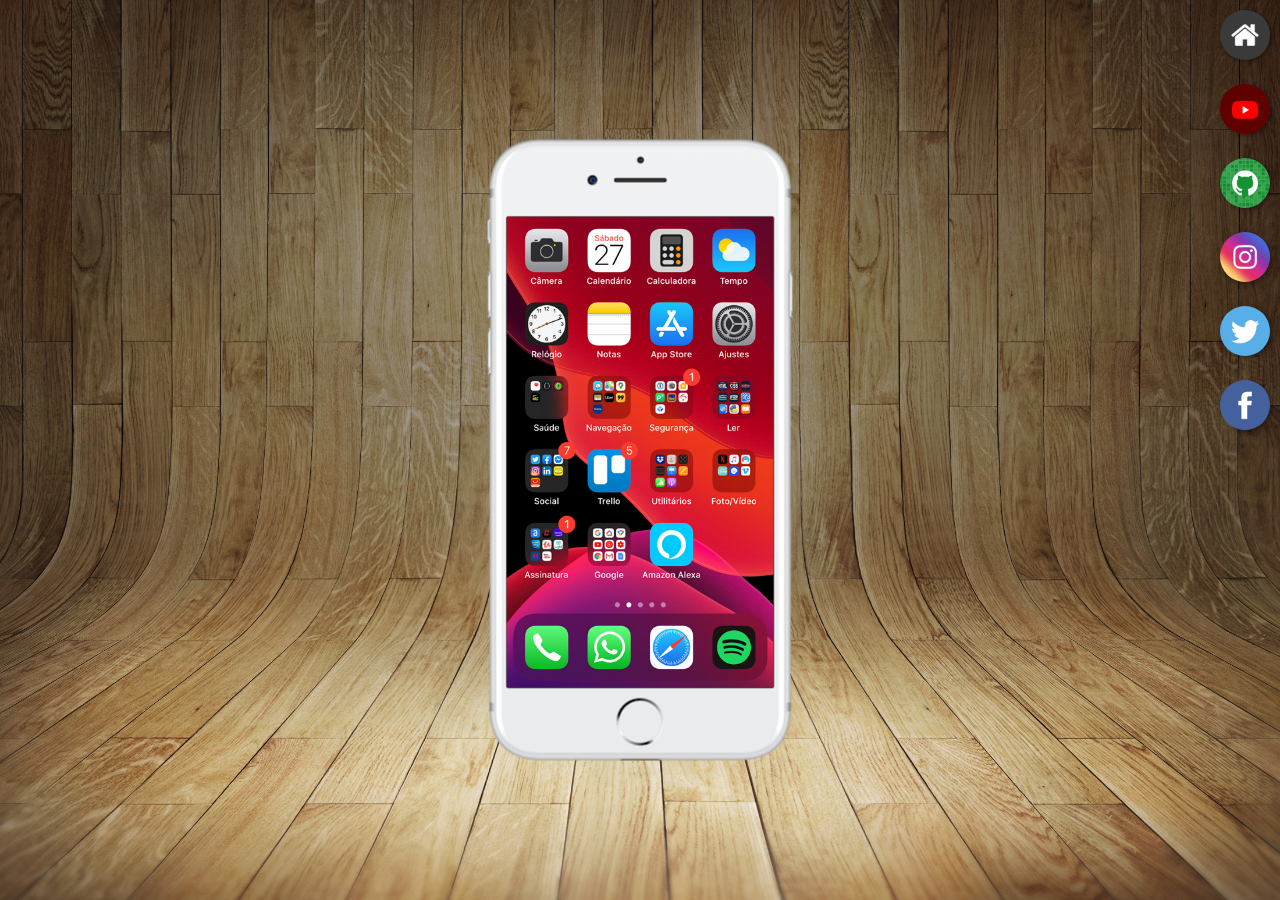
<file: index.html>
<!DOCTYPE html>
<html lang="pt-br">
<head>
    <meta charset="UTF-8">
    <meta name="viewport" content="width=device-width, initial-scale=1.0">
    <title>Redes Sociais</title>
    
    <link rel="stylesheet" href="estilos/style.css">
    
</head>
<body>
    <main>


    <section id="telefone">
        <iframe src="home.html" frameborder="0" name="tela" id="tela" ></iframe>
    </section>

    <section id="redes-sociais">
        <a href="home.html" target="tela"><img src="imagens/logo-home.jpg" alt="Home"></a><br>
        <a href="youtube.html" target="tela"><img src="imagens/logo-youtube.jpg" alt="YouTube"></a><br>
        <a href="github.html" target="tela"><img src="imagens/logo-github.jpg" alt="GitHub"></a><br>
        <a href="instagram.html" target="tela"><img src="imagens/logo-instagram.jpg" alt="Instagram"></a><br>
        <a href="twitter.html" target="tela"><img src="imagens/logo-twitter.jpg" alt="Twitter"></a><br>
        <a href="facebook.html" target="tela"><img src="imagens/logo-facebook.jpg" alt="Facebook"></a>
    </section>
    
    </main>
</body>
</html>
</file>
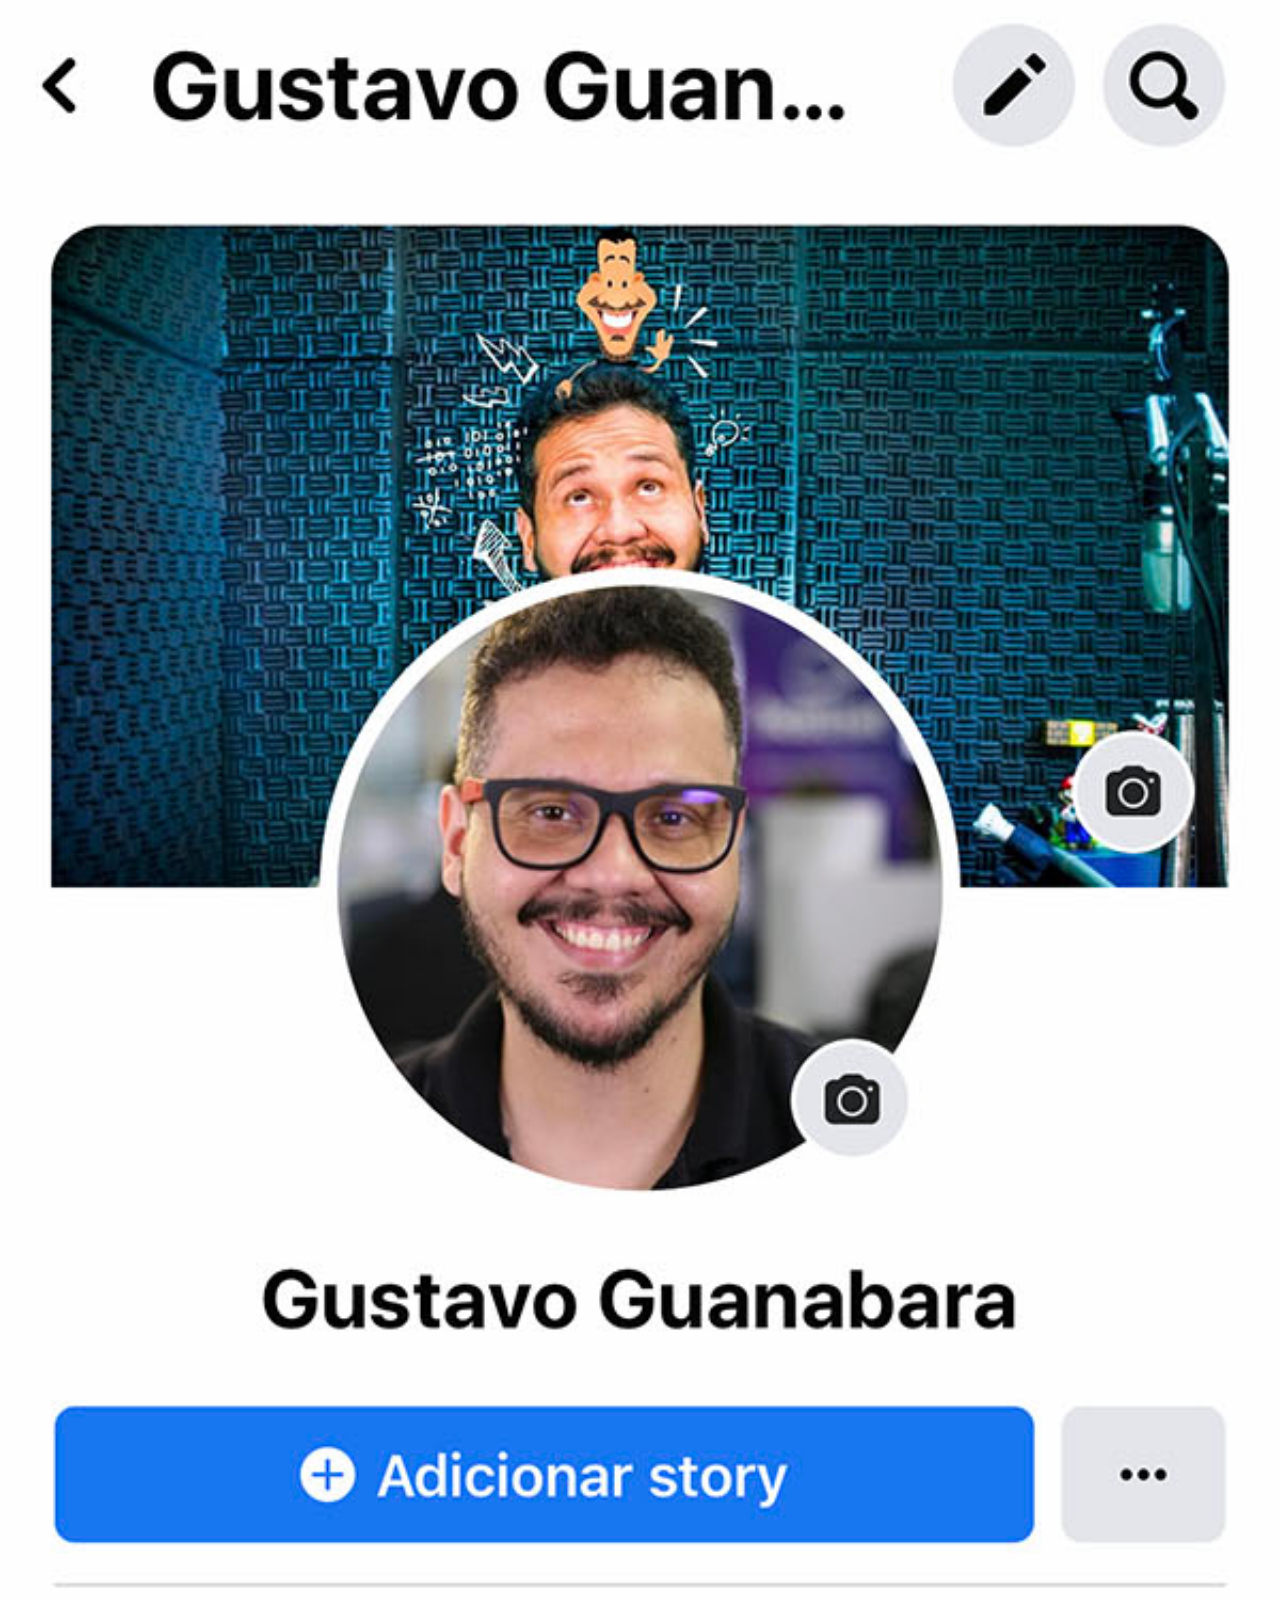
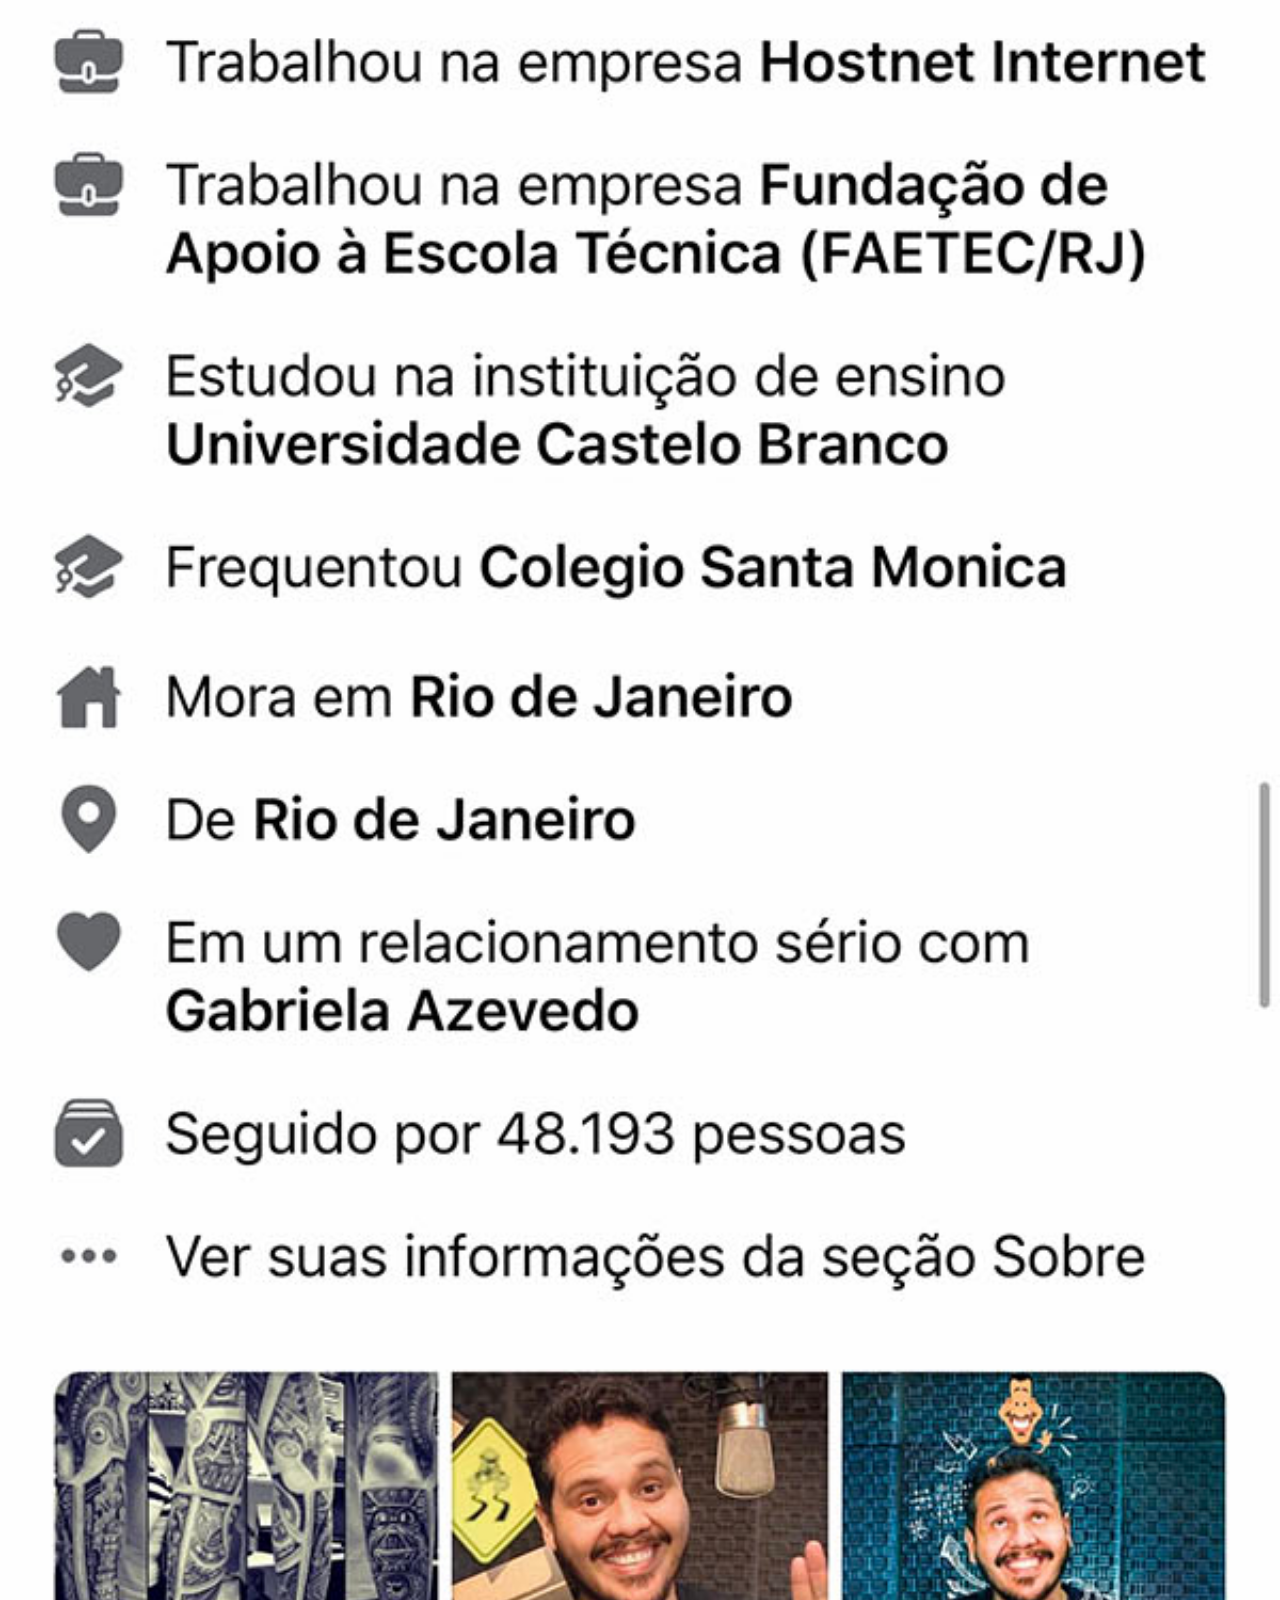
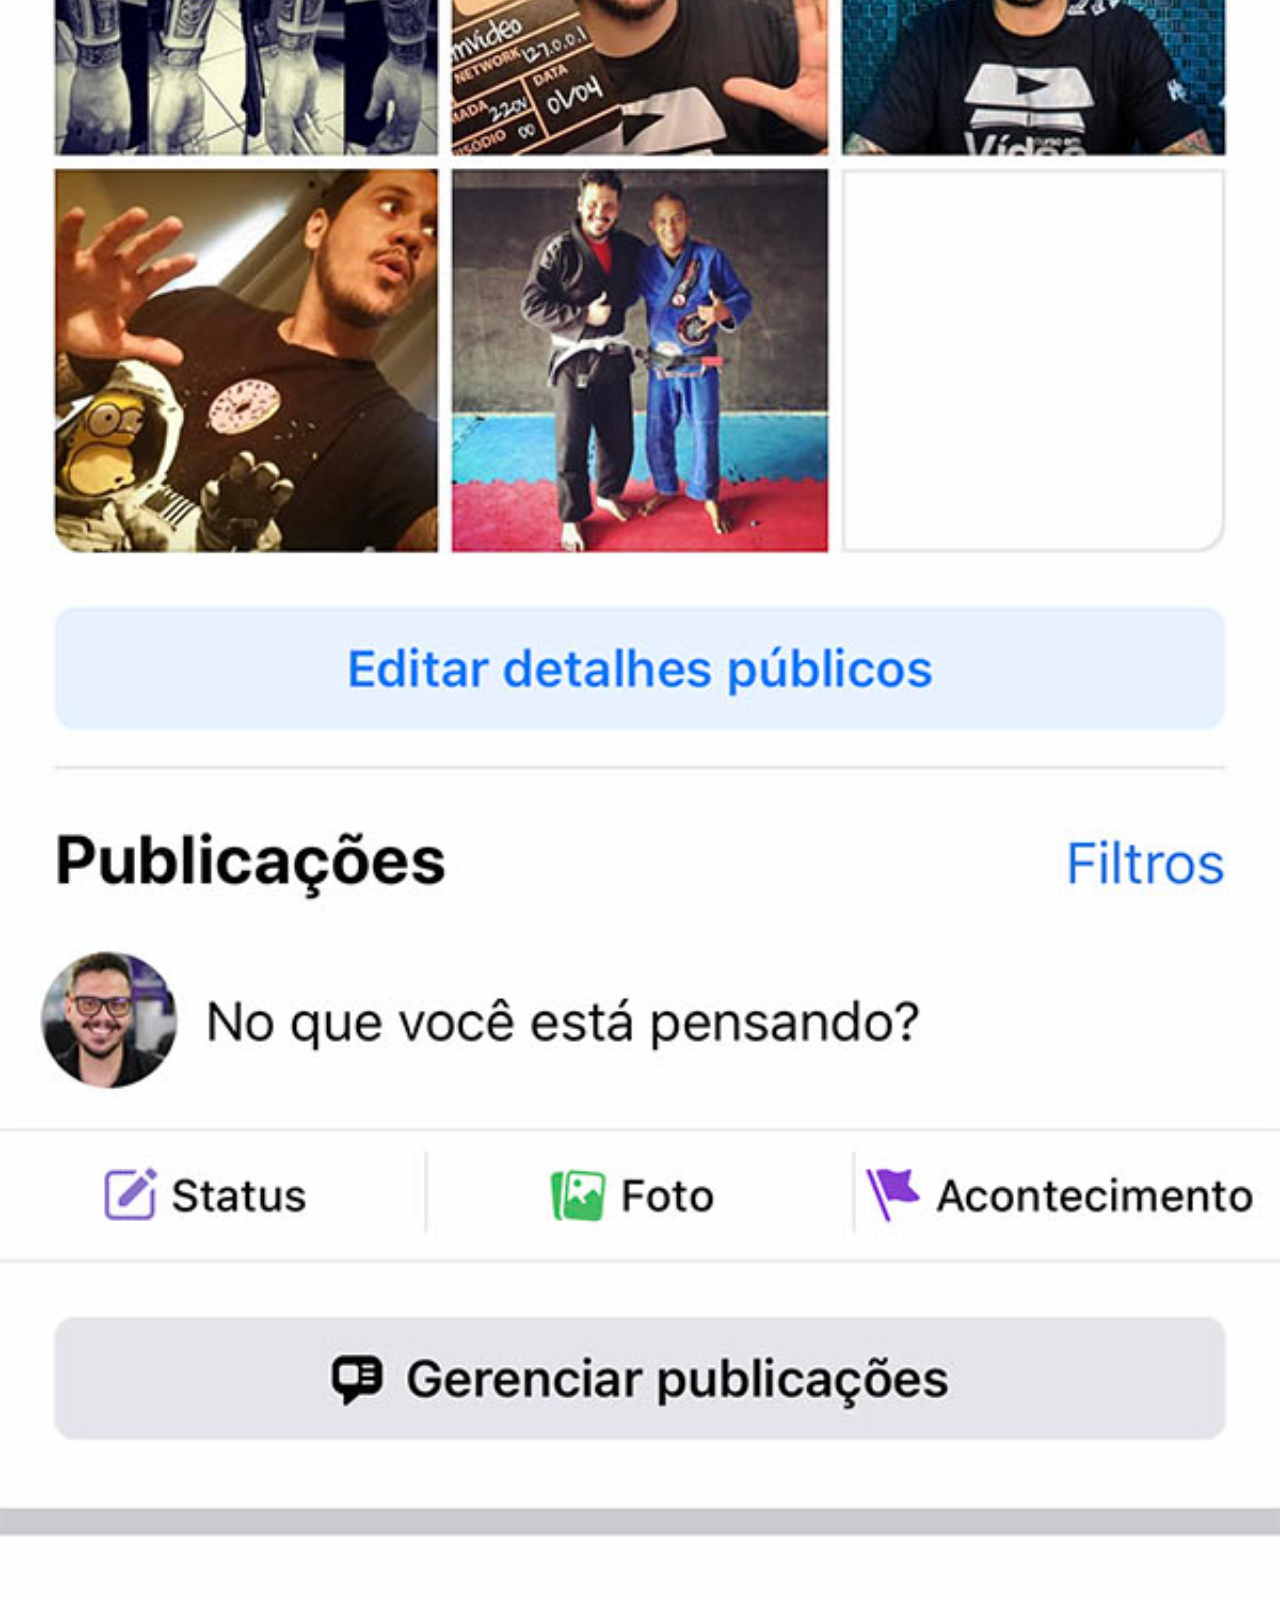
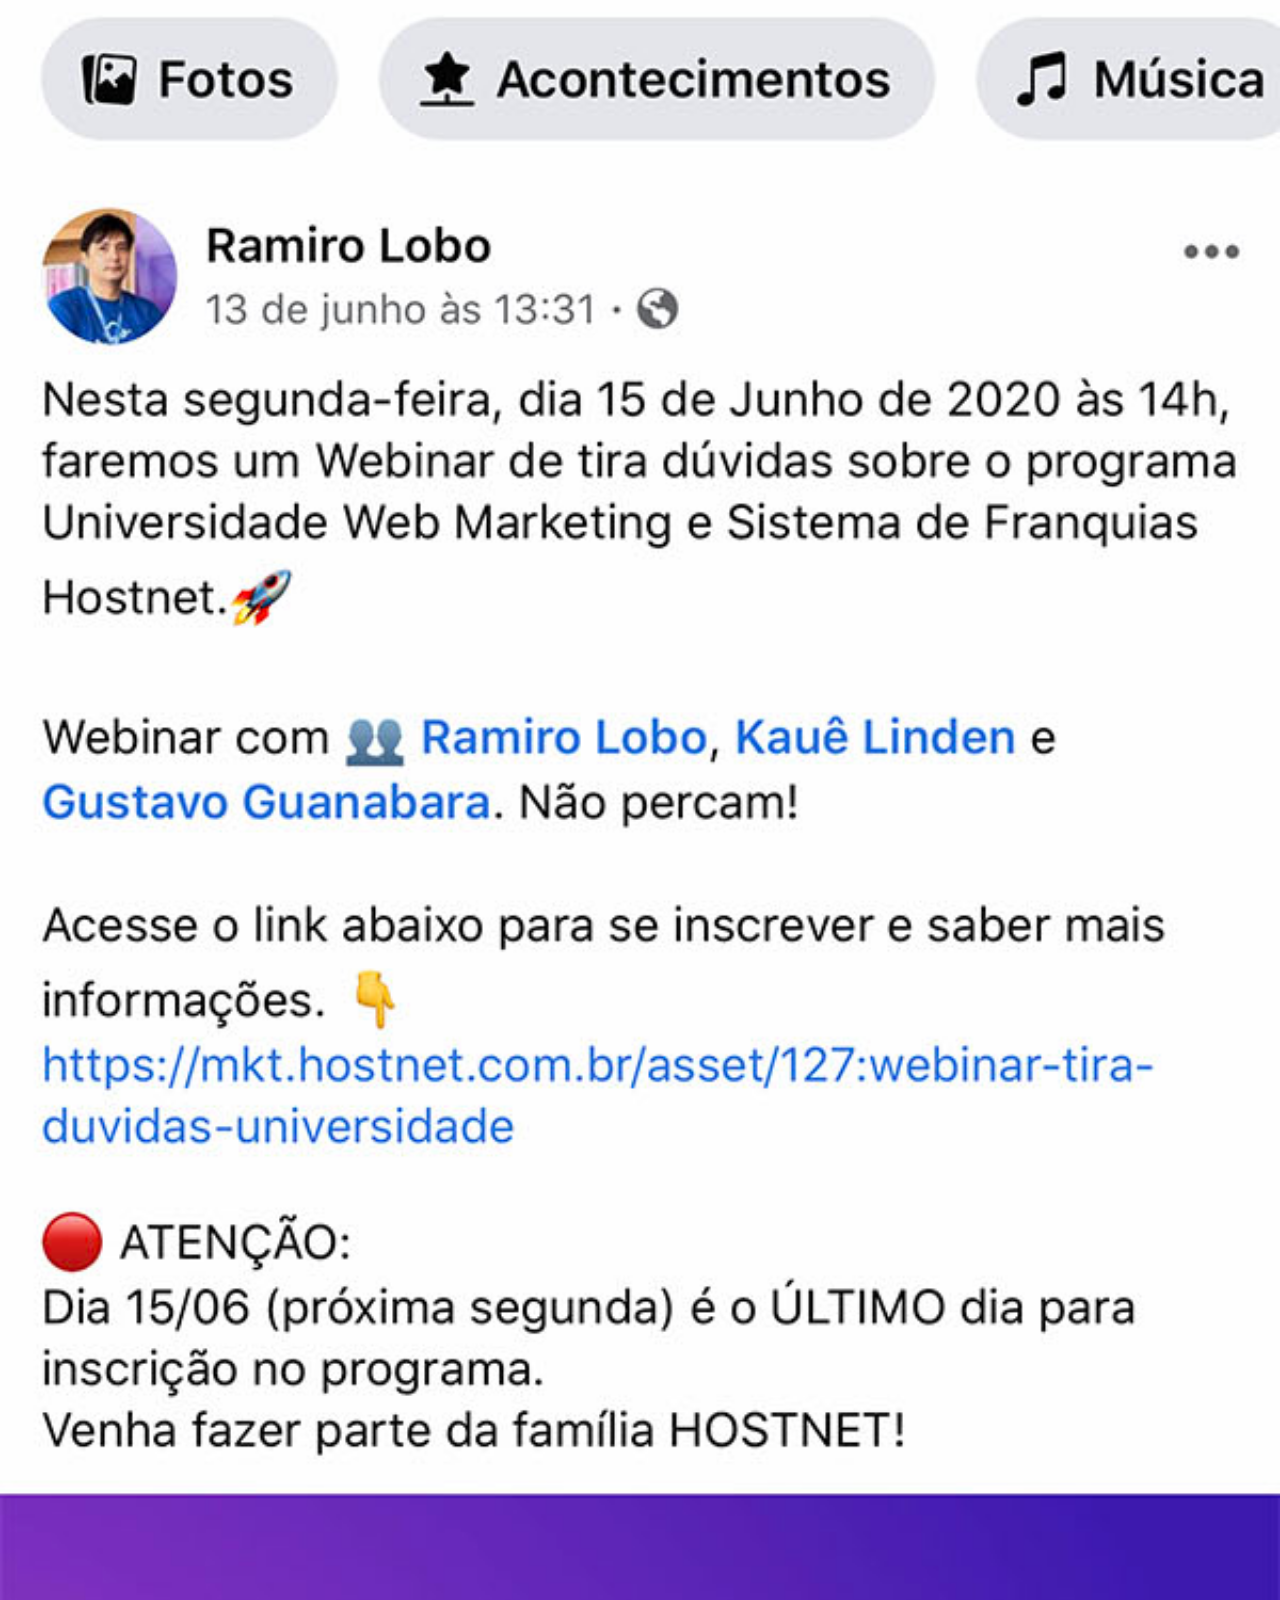
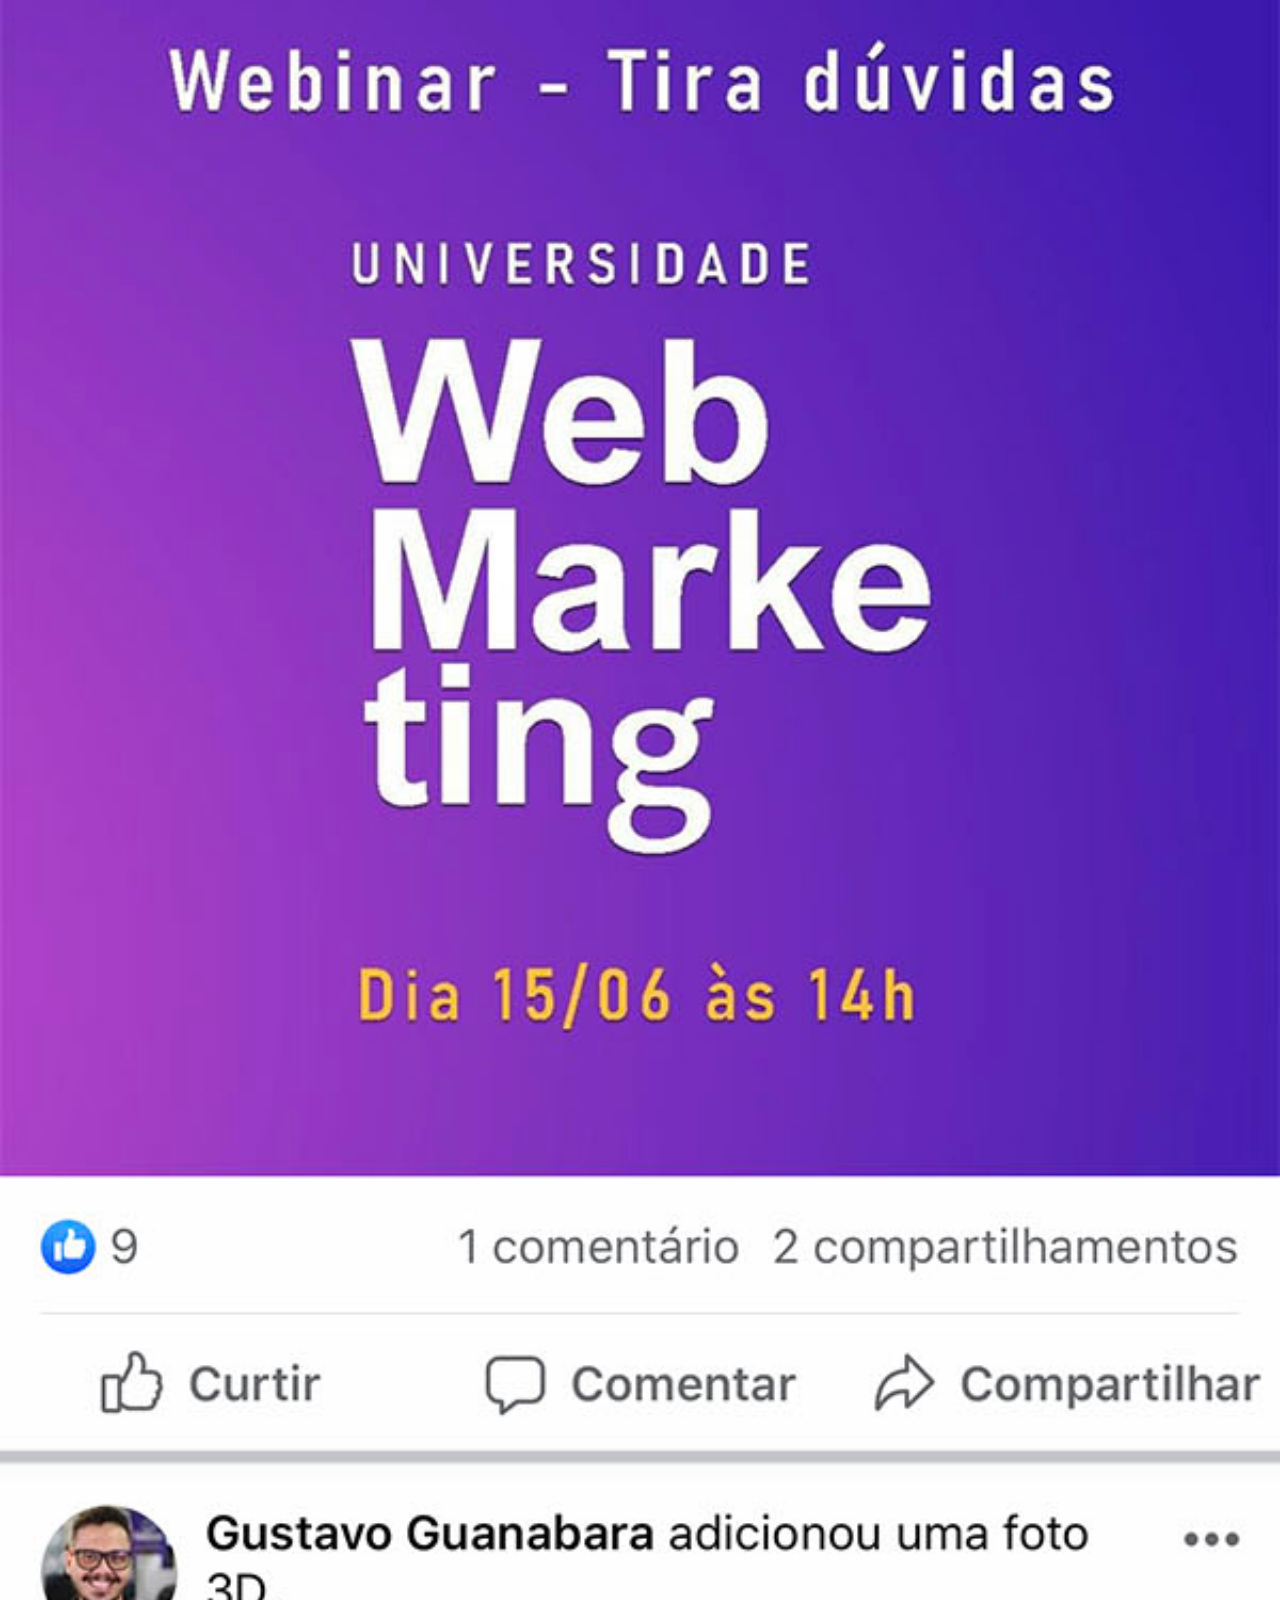
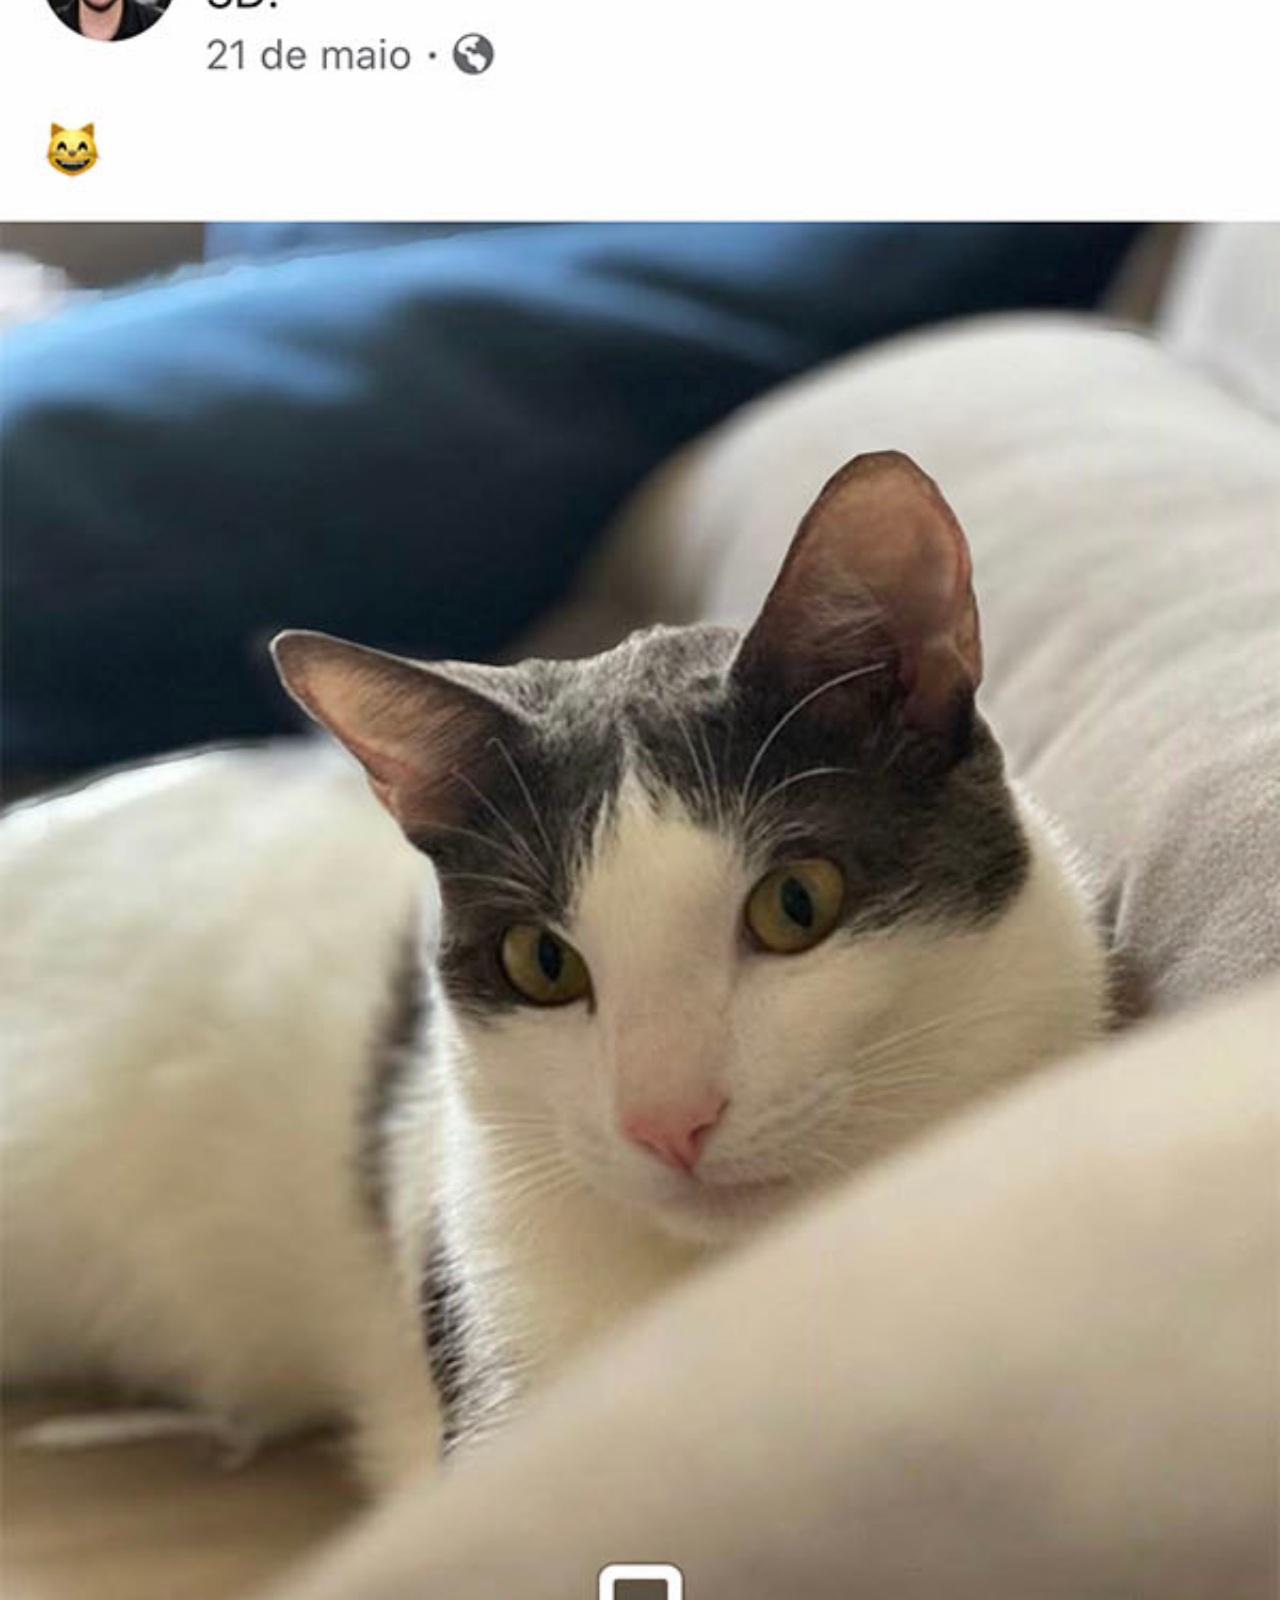
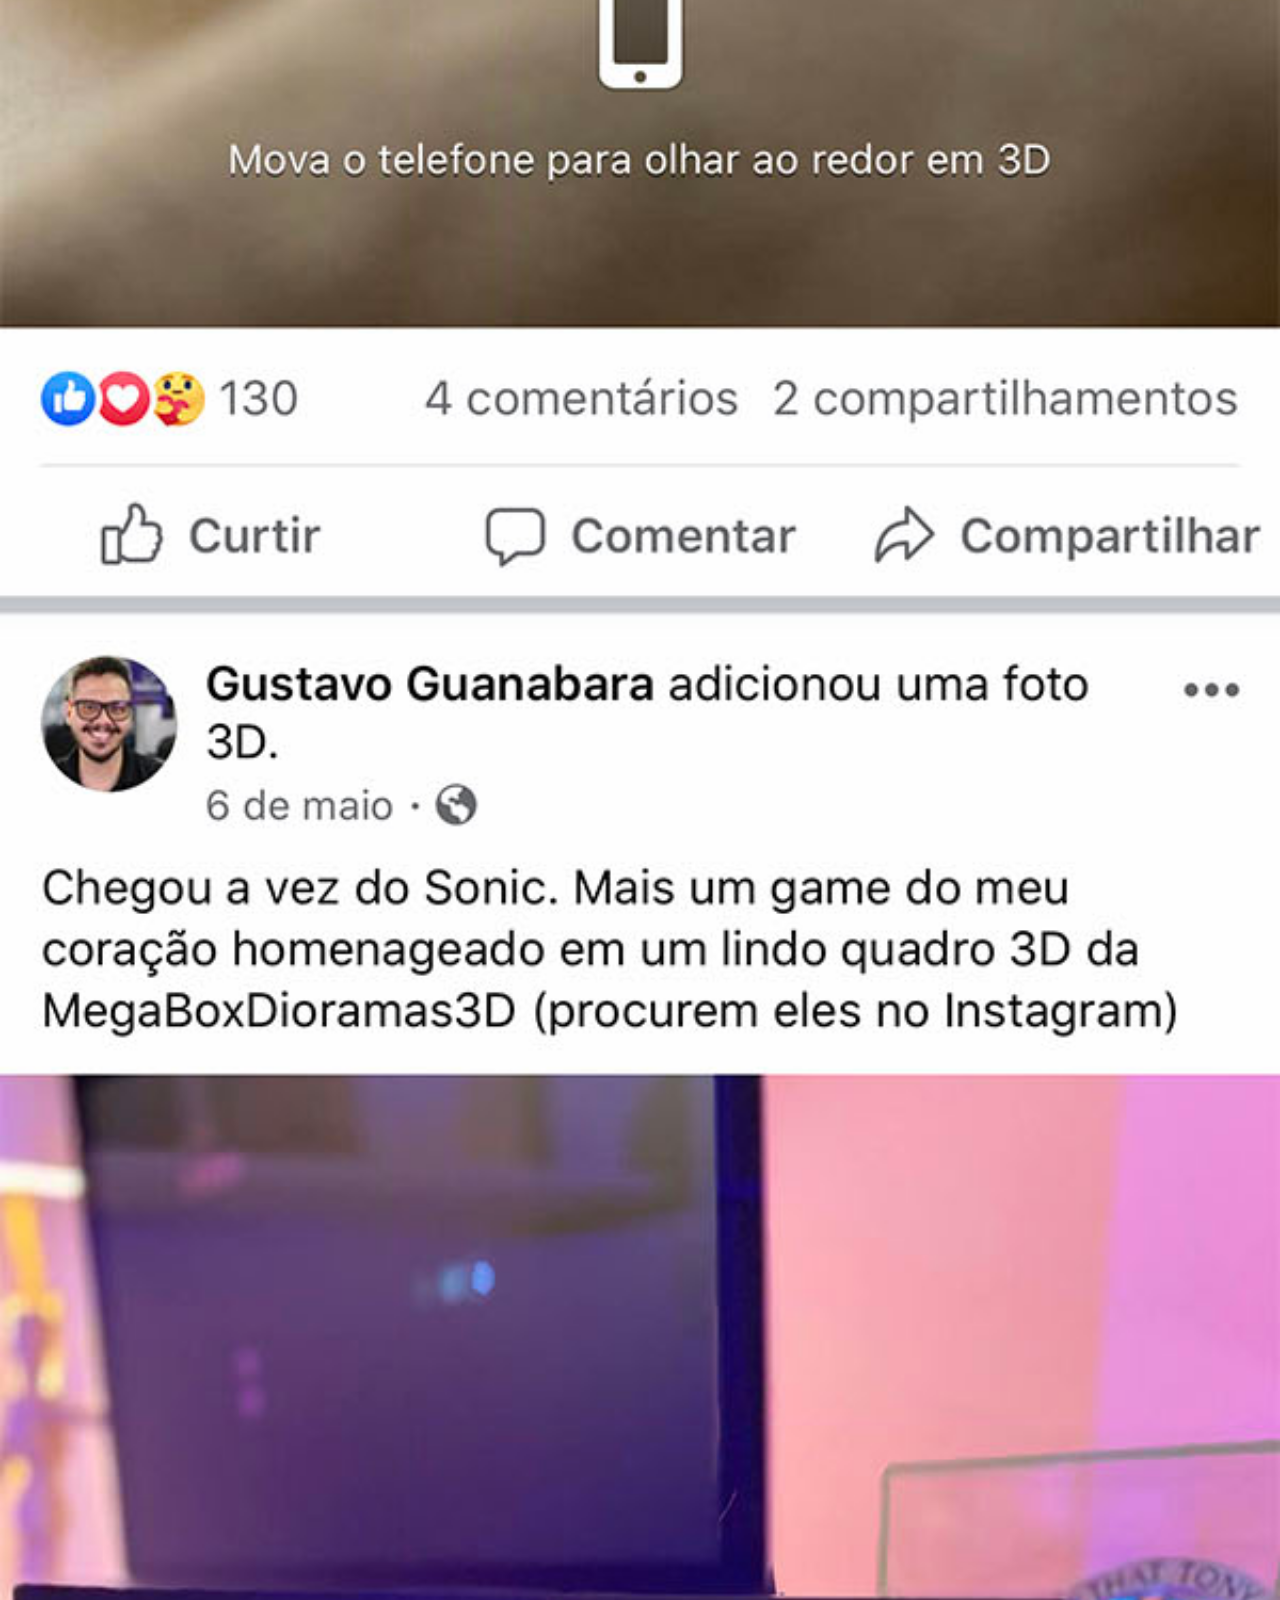
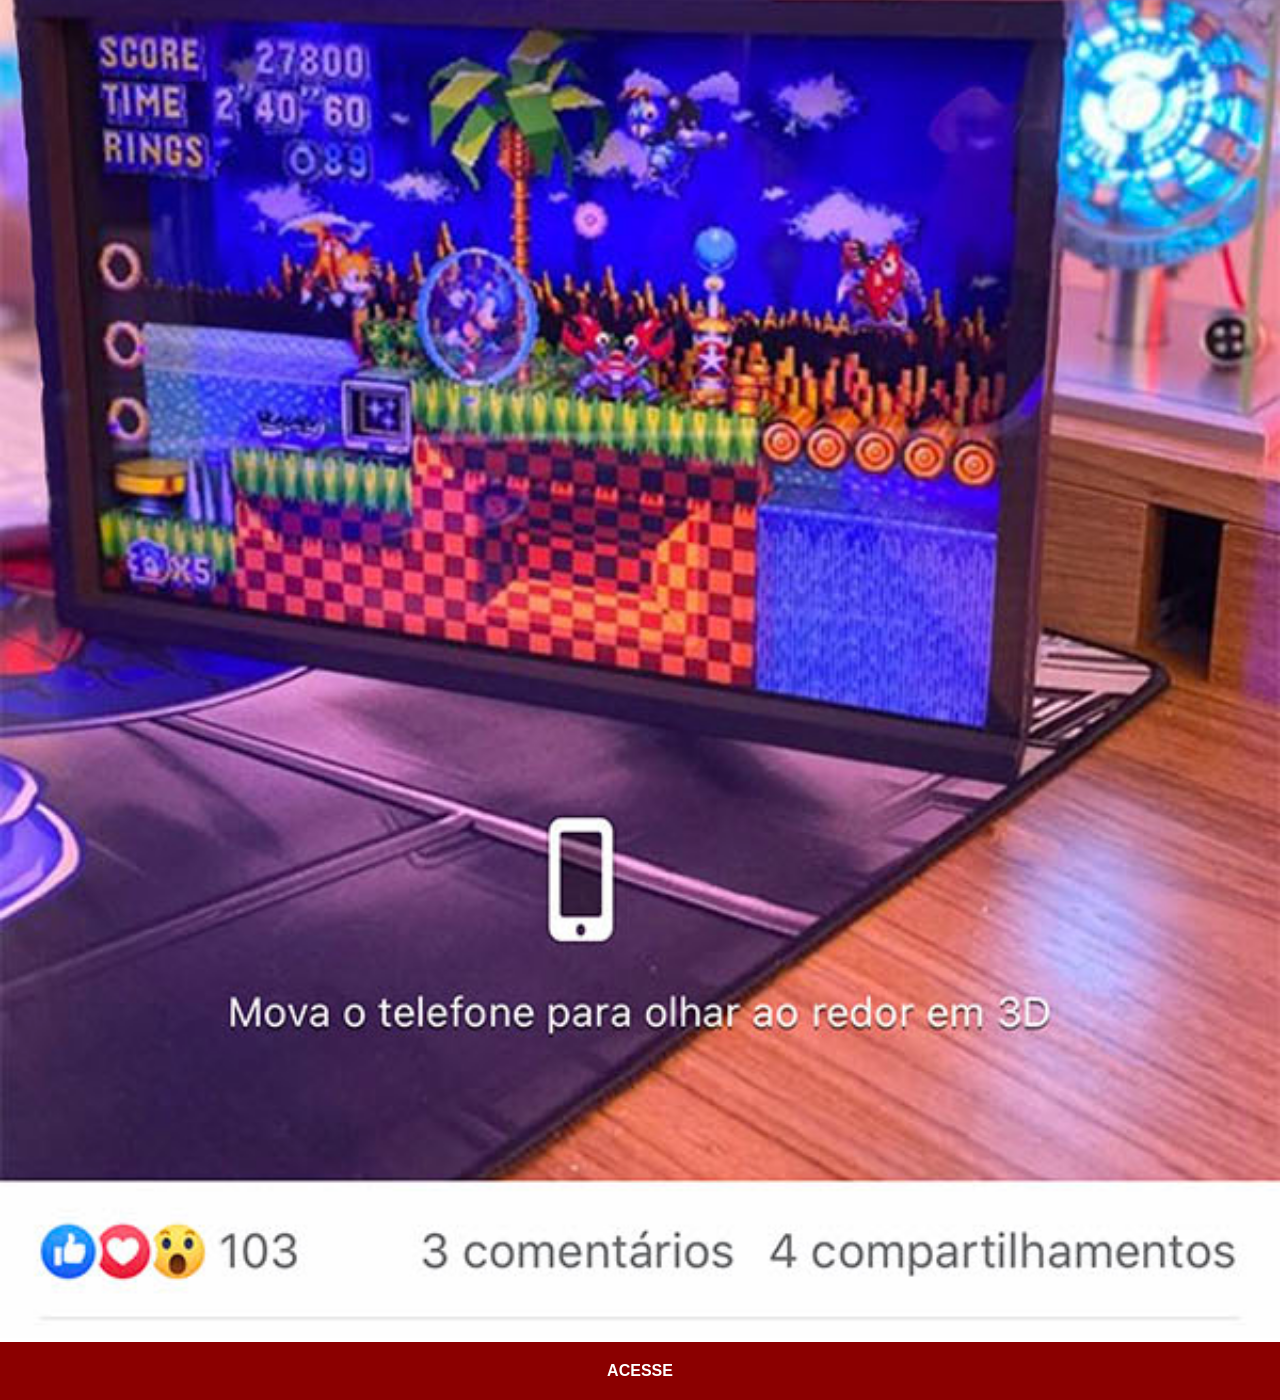
<file: facebook.html>
<!DOCTYPE html>
<html lang="pt-br">
<head>
    <meta charset="UTF-8">
    <meta name="viewport" content="width=device-width, initial-scale=1.0">
    <title>Facebook</title>
    <link rel="stylesheet" href="estilos/config-social.css">
</head>
<body>
    <img src="imagens/tela-facebook.jpg" alt="Facebook">
    <a href="https://www.facebook.com/gustavoguanabara/" target="_blank">ACESSE</a>
</body>
</html>
</file>
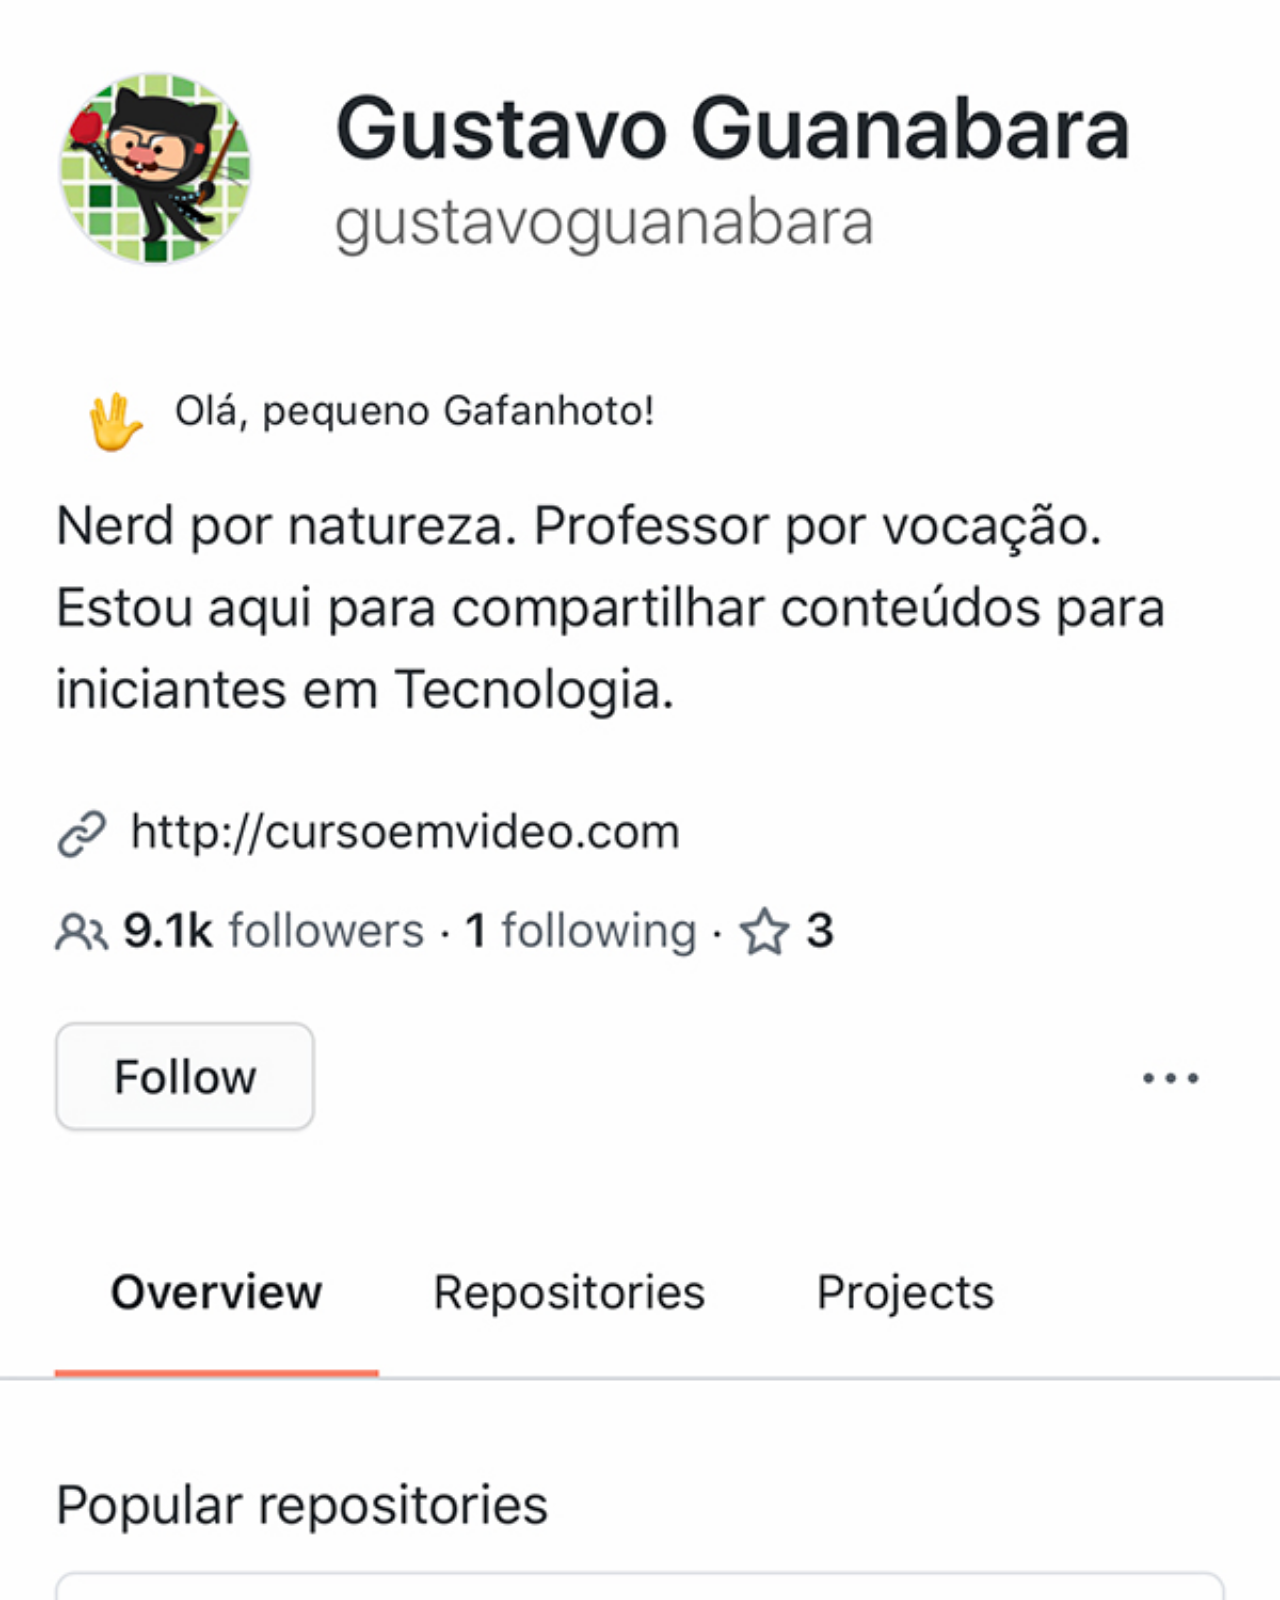
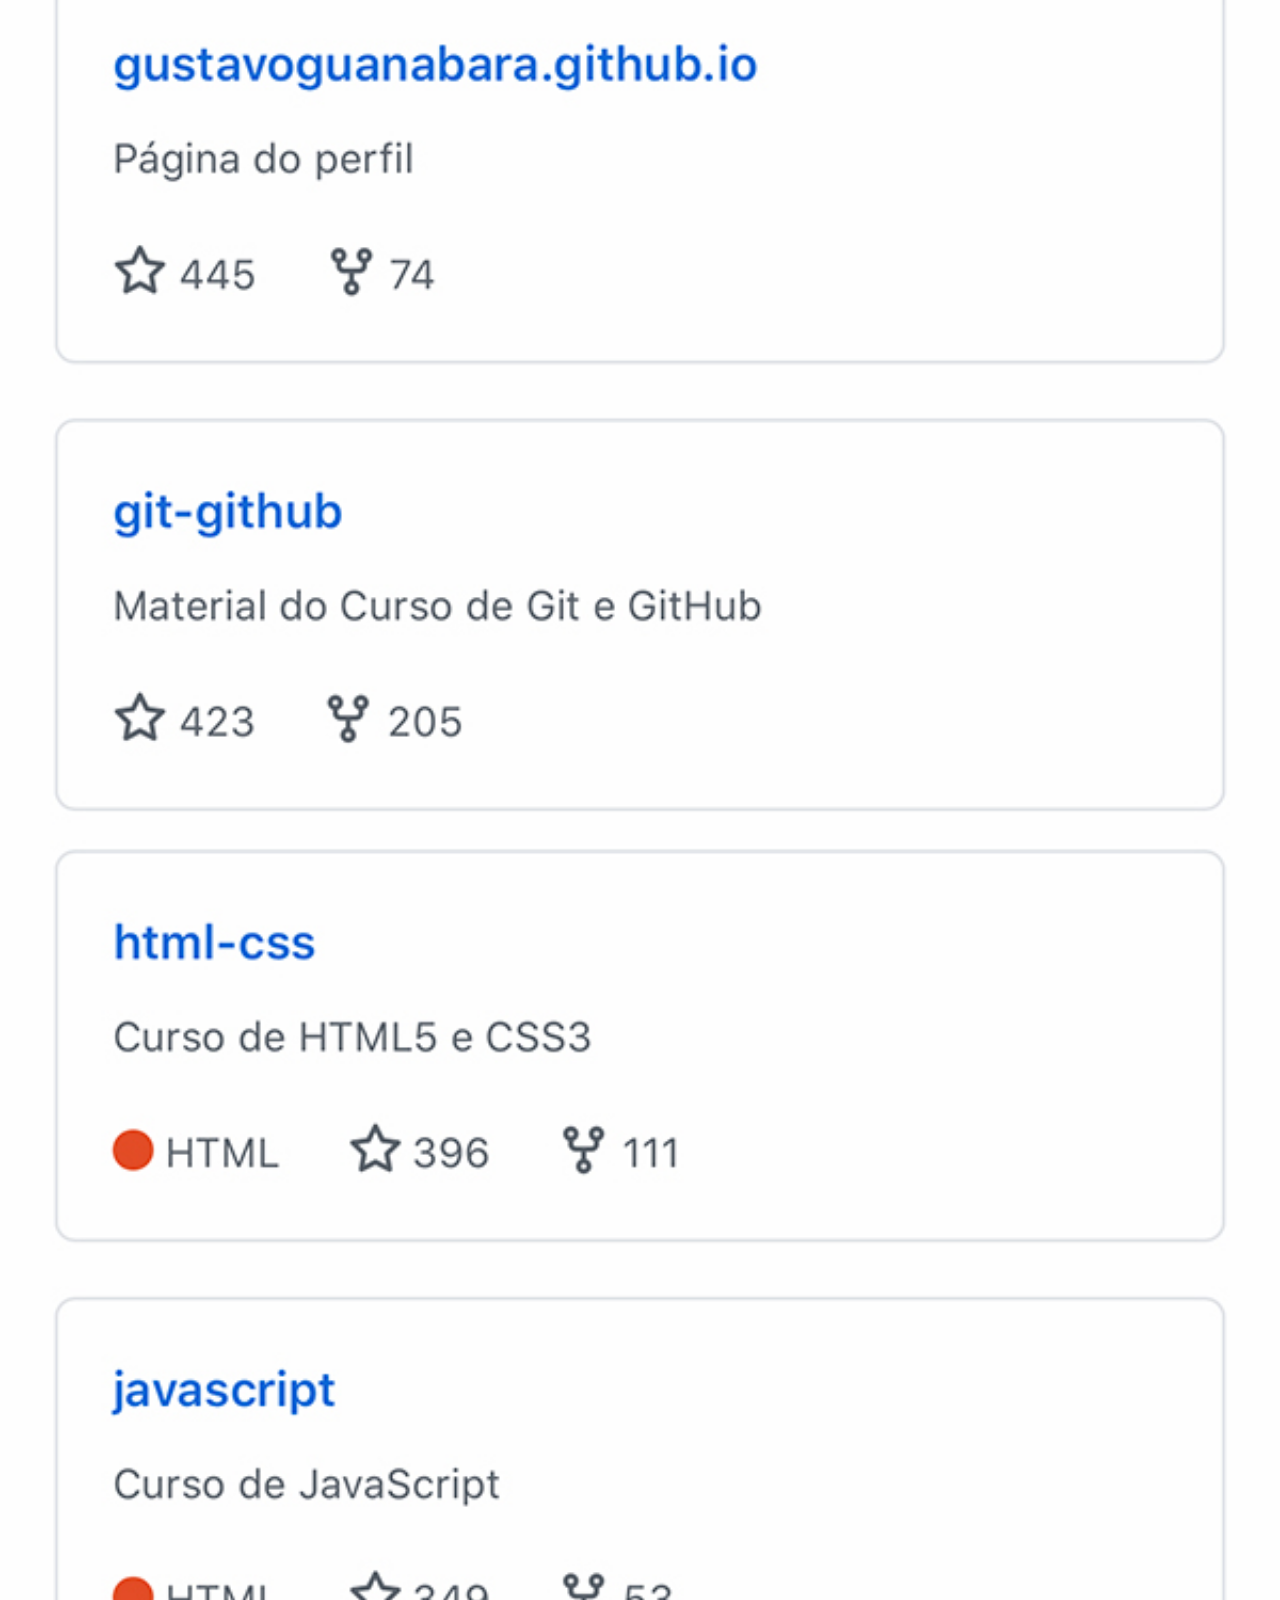
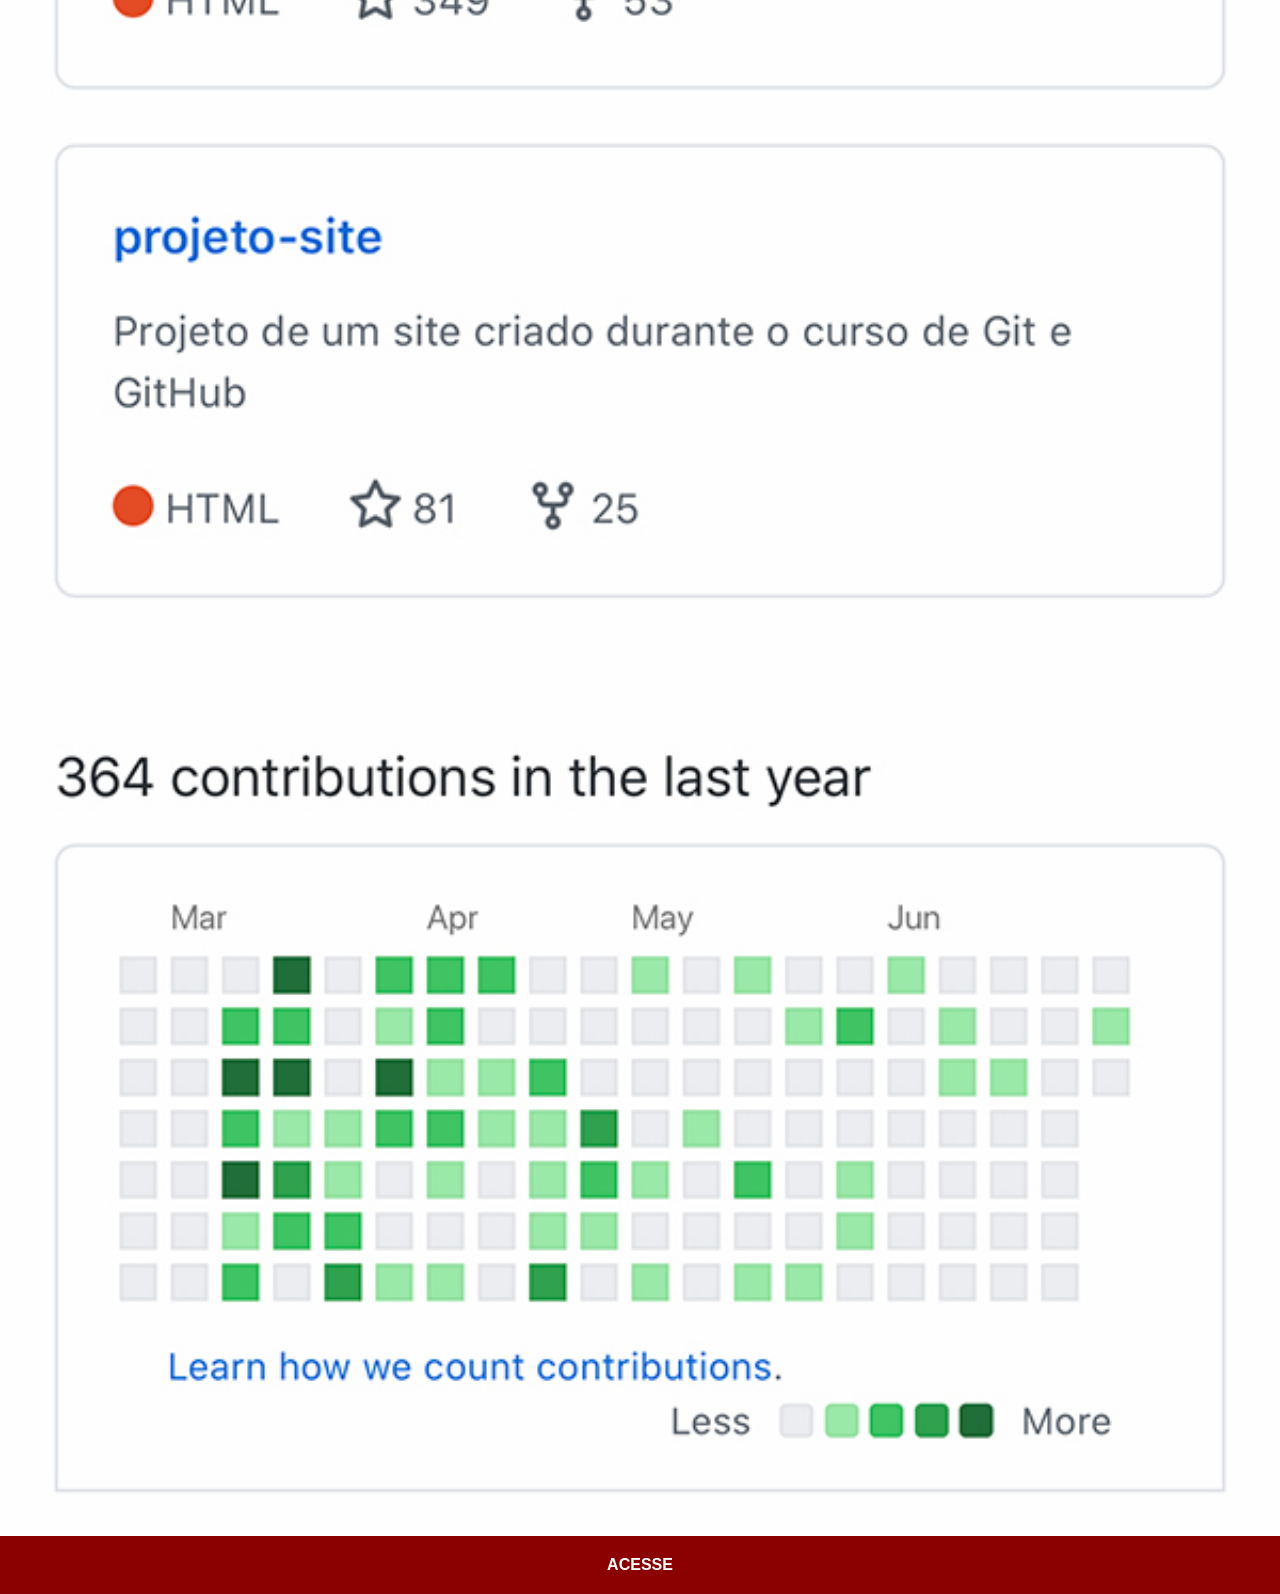
<file: github.html>
<!DOCTYPE html>
<html lang="pt-br">
<head>
    <meta charset="UTF-8">
    <meta name="viewport" content="width=device-width, initial-scale=1.0">
    <title>GitHub</title>
    <link rel="stylesheet" href="estilos/config-social.css">
</head>
<body>
    <img src="imagens/tela-github.jpg" alt="GitHub">
    <a href="https://github.com/gustavoguanabara/" target="_blank">ACESSE</a>
</body>
</html>
</file>
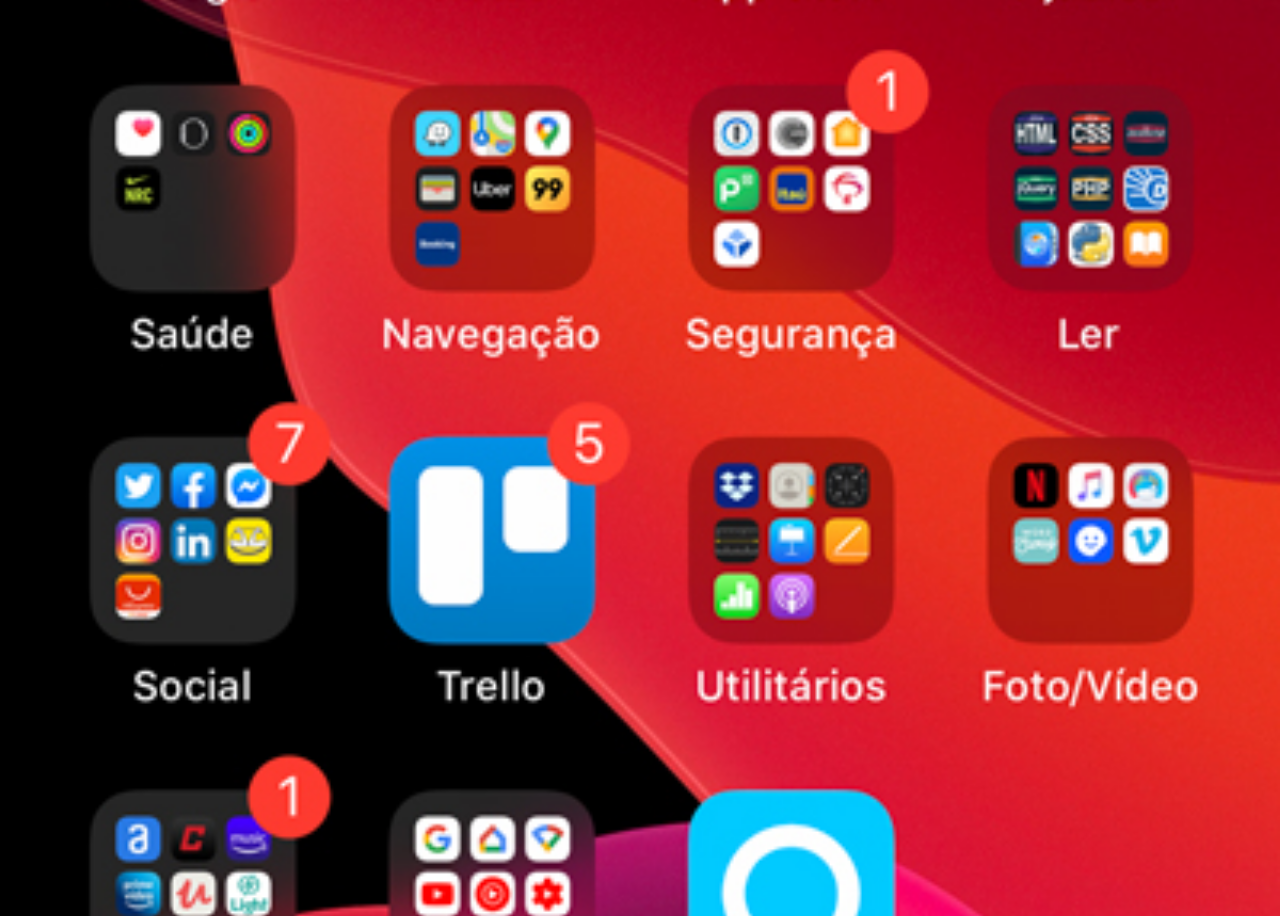
<file: home.html>
<!DOCTYPE html>
<html lang="pt-br">
<head>
    <meta charset="UTF-8">
    <meta name="viewport" content="width=device-width, initial-scale=1.0">
    <title>Home</title>
    <style>
        body{
            background:  url(imagens/tela-home.jpg) center center / cover no-repeat fixed;
            height: 100vh;
            width: 100vw;
        }
        ::-webkit-scrollbar{
        height: 0px;
        width: 0px;
    }
    </style>
</head>
<body>
    
</body>
</html>
</file>
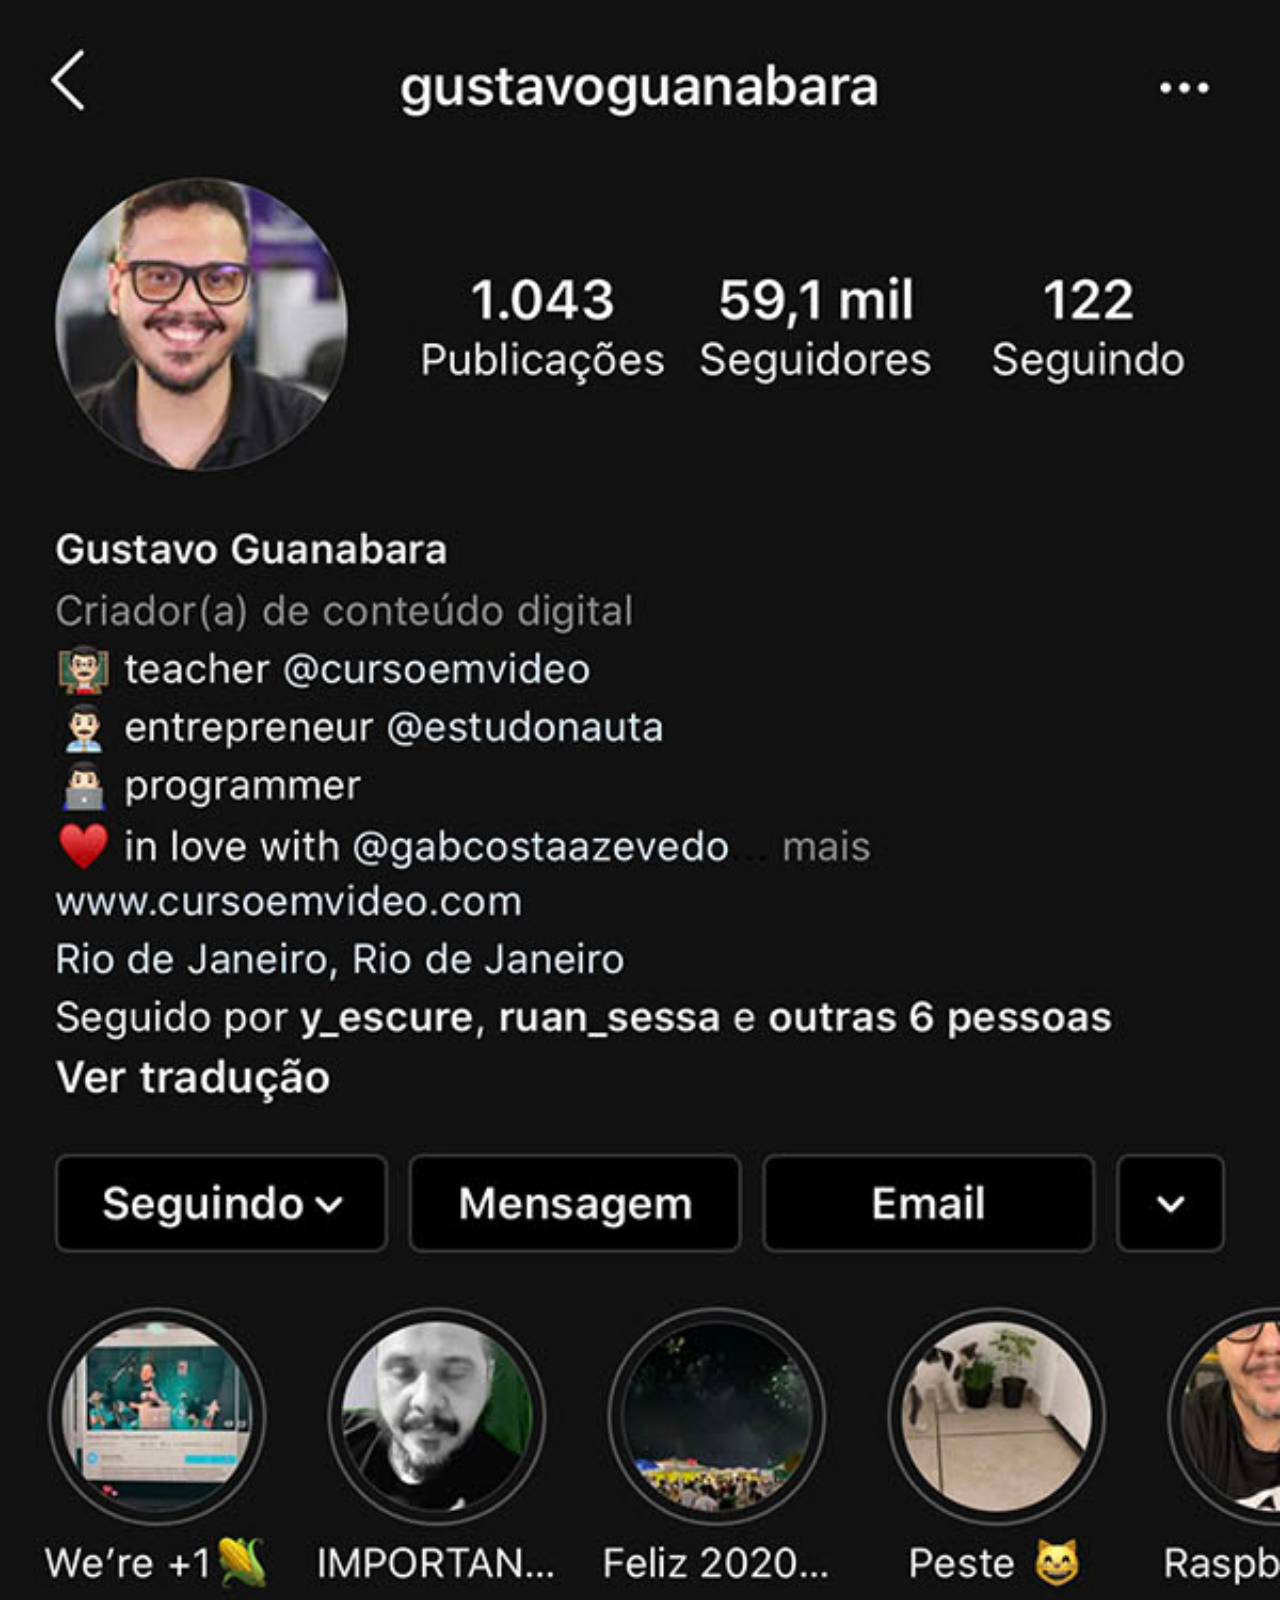
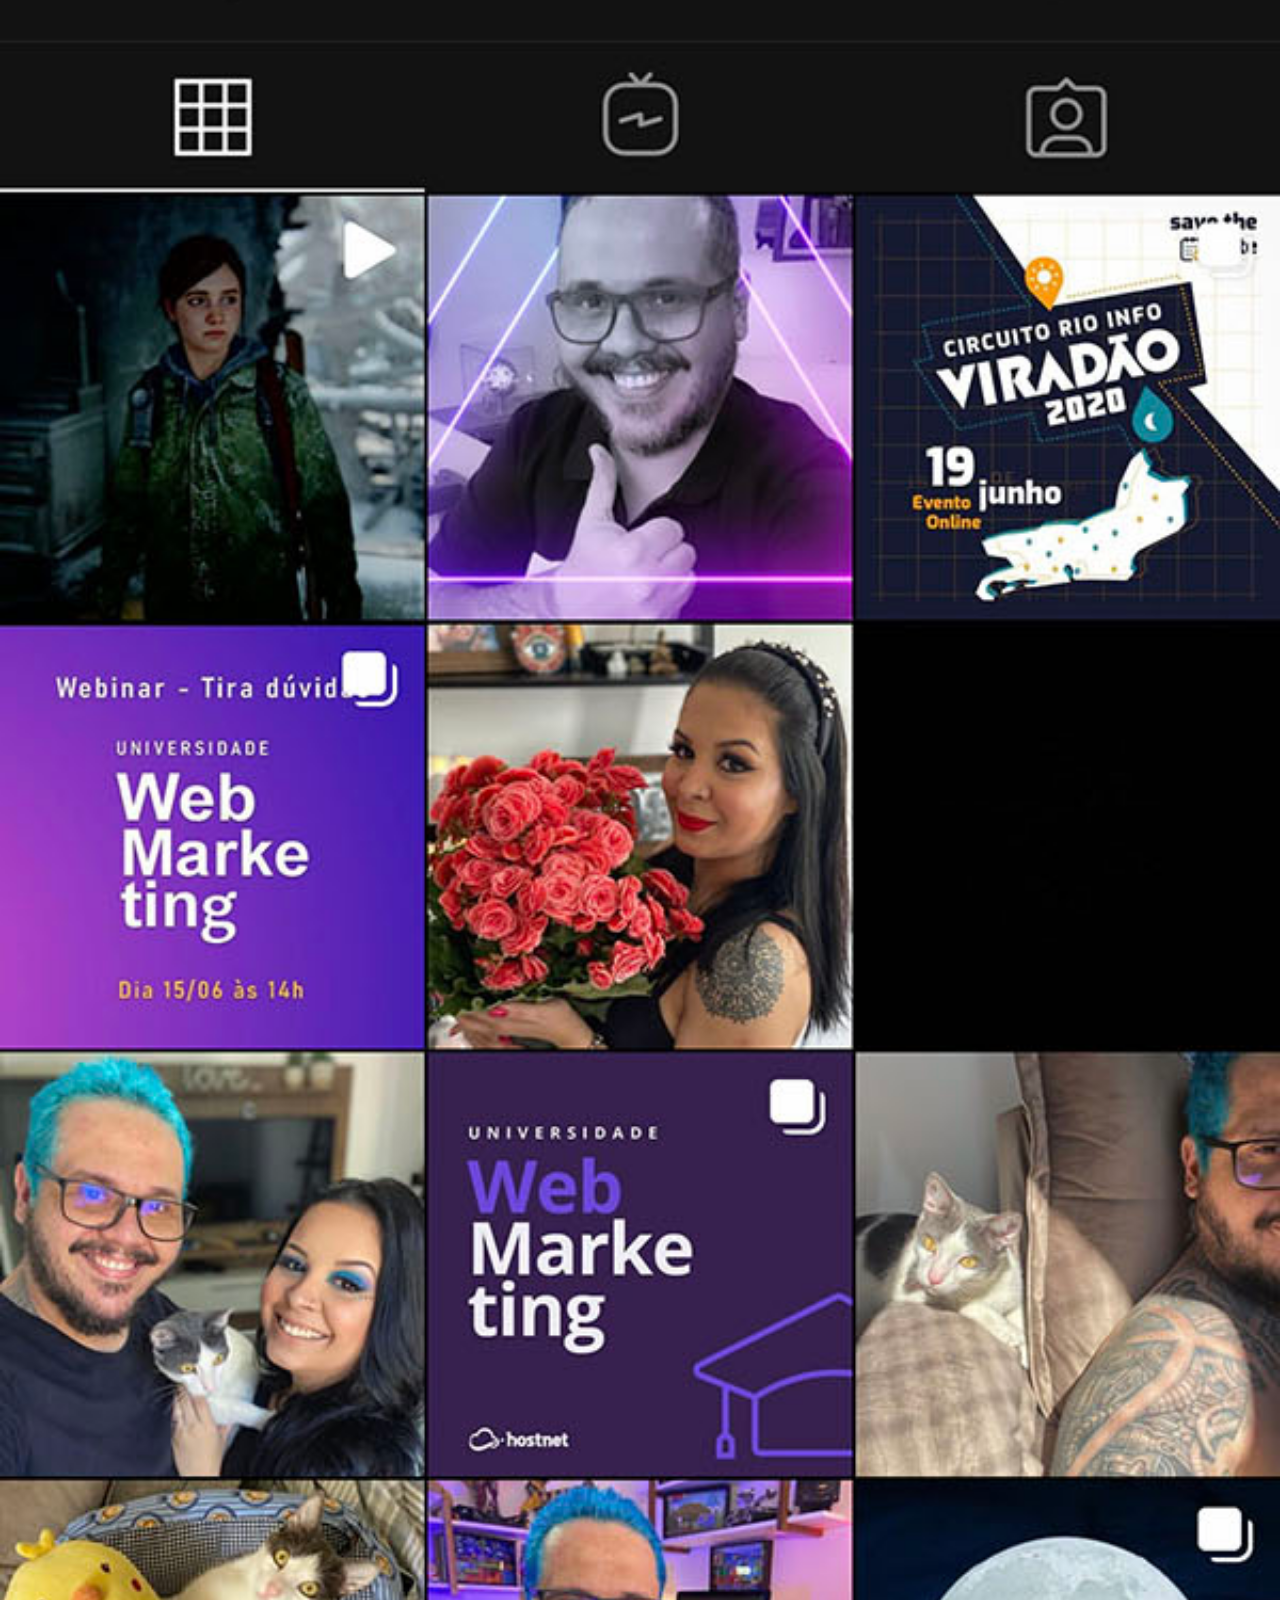
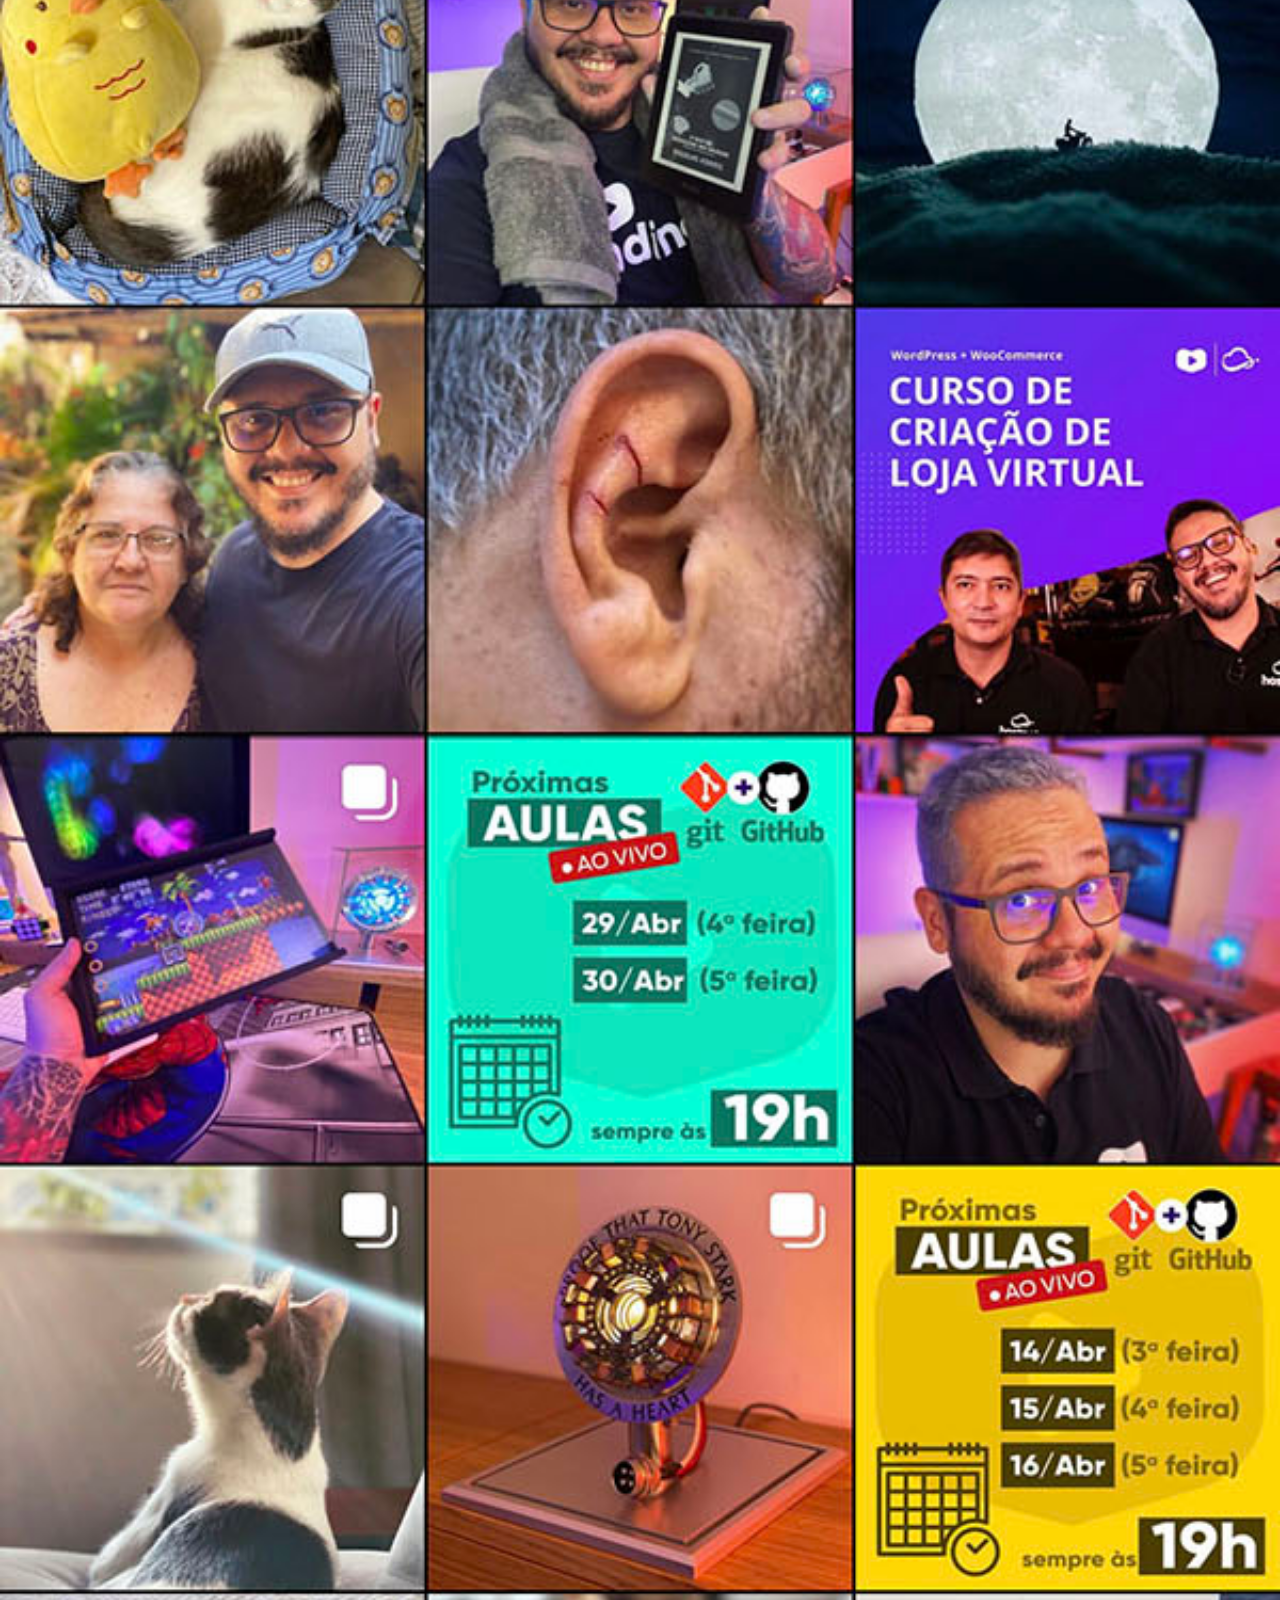
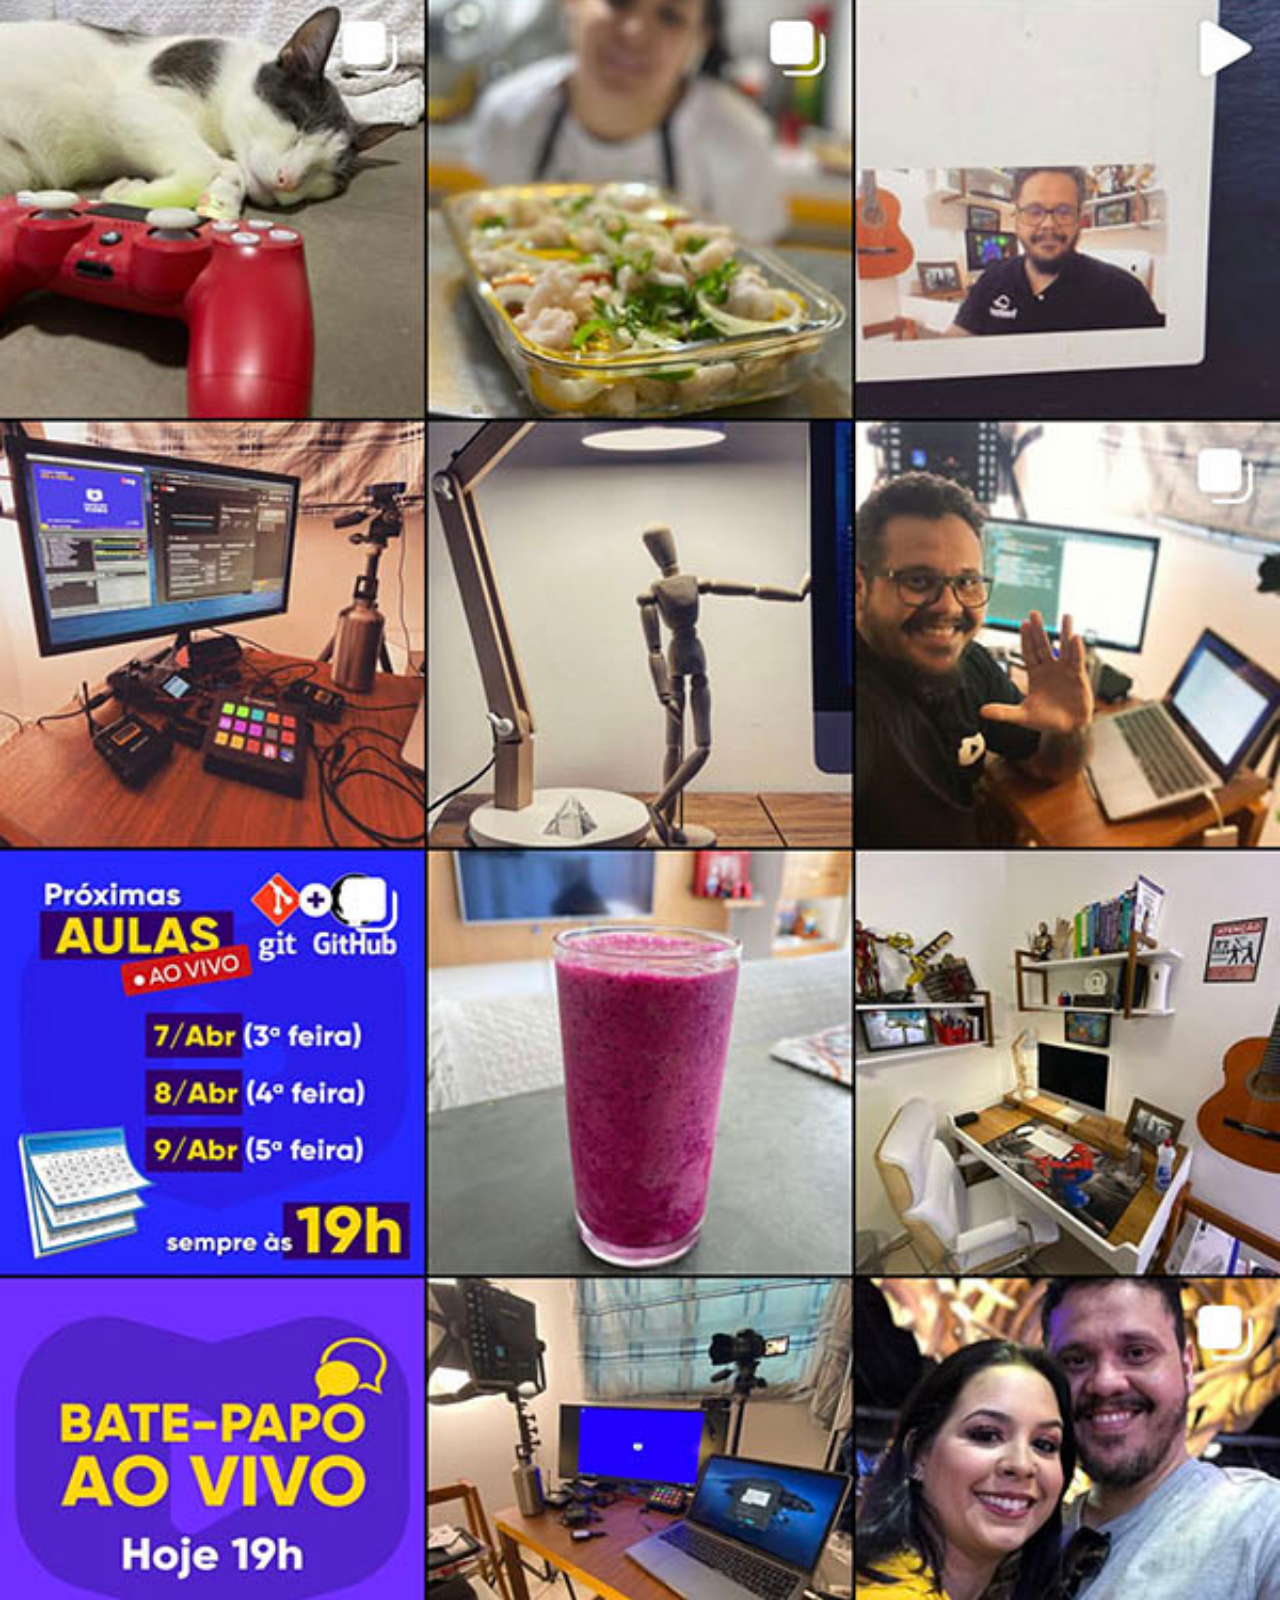
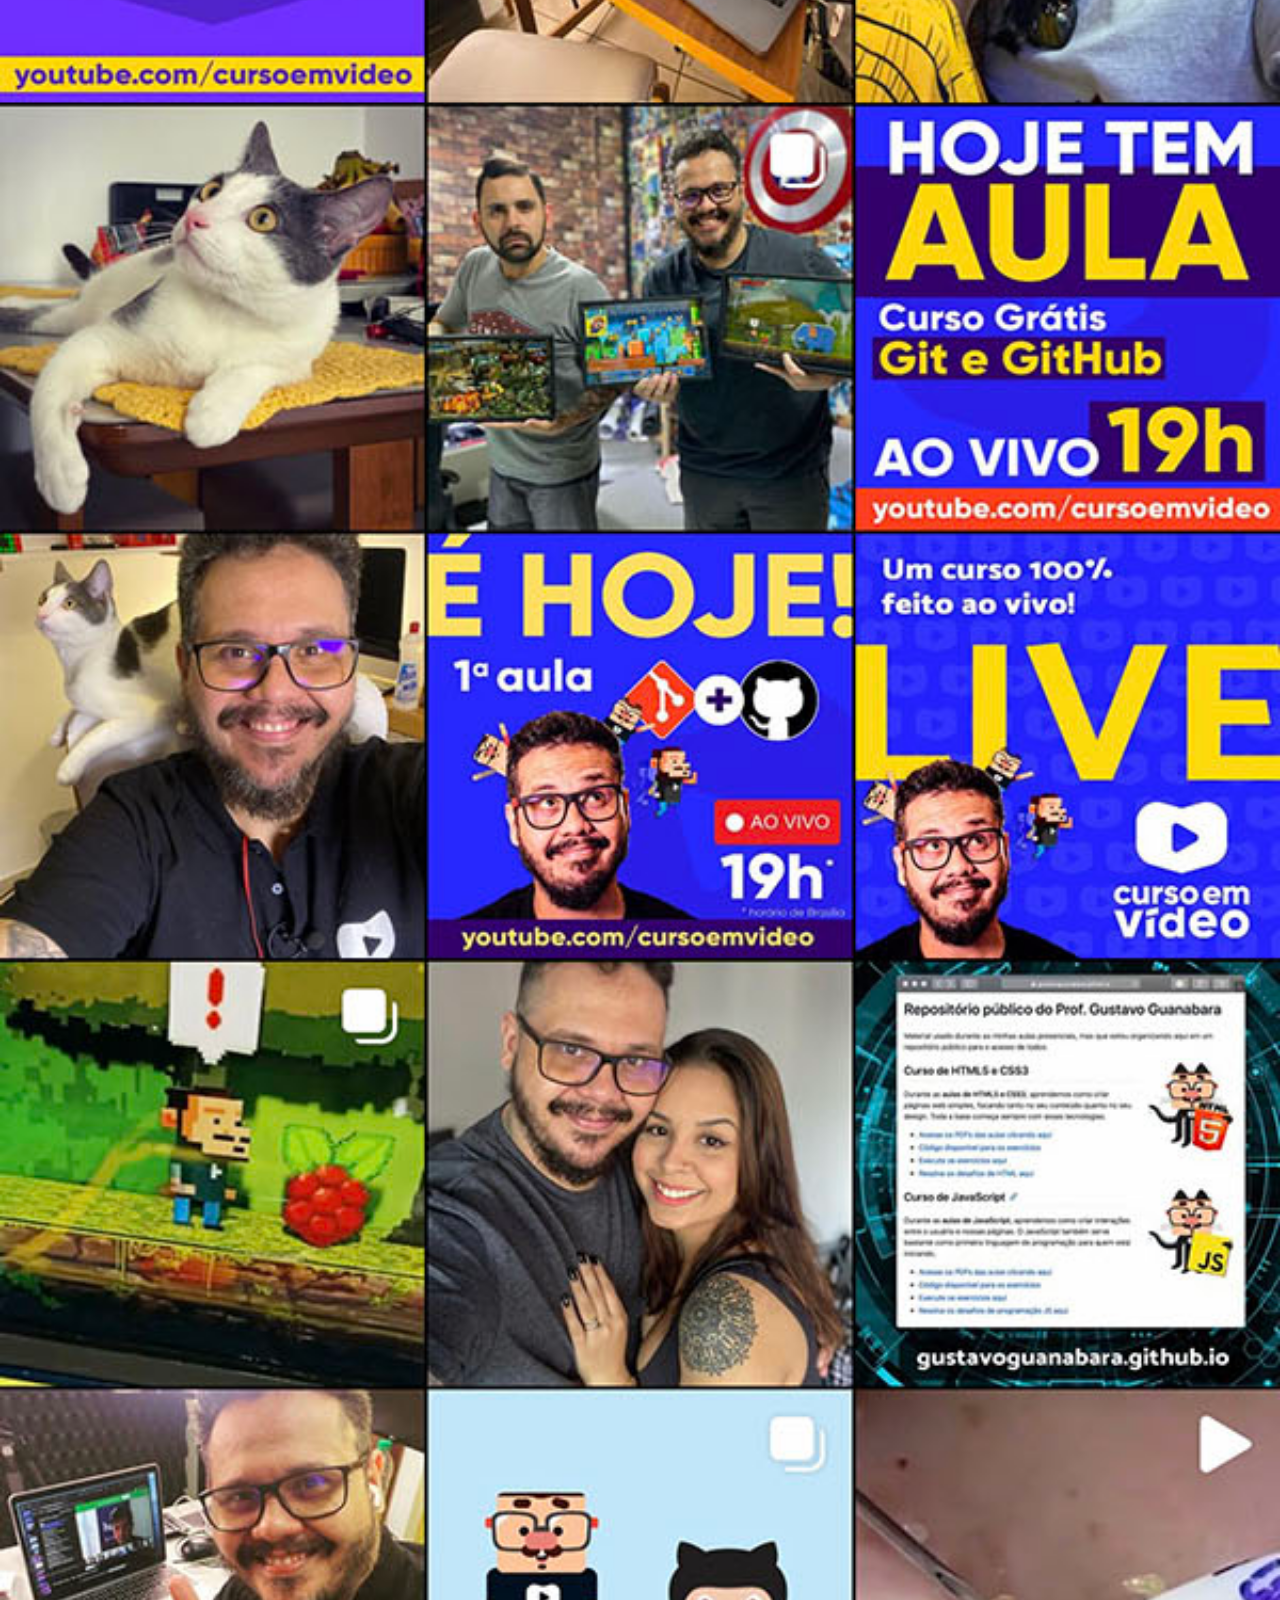
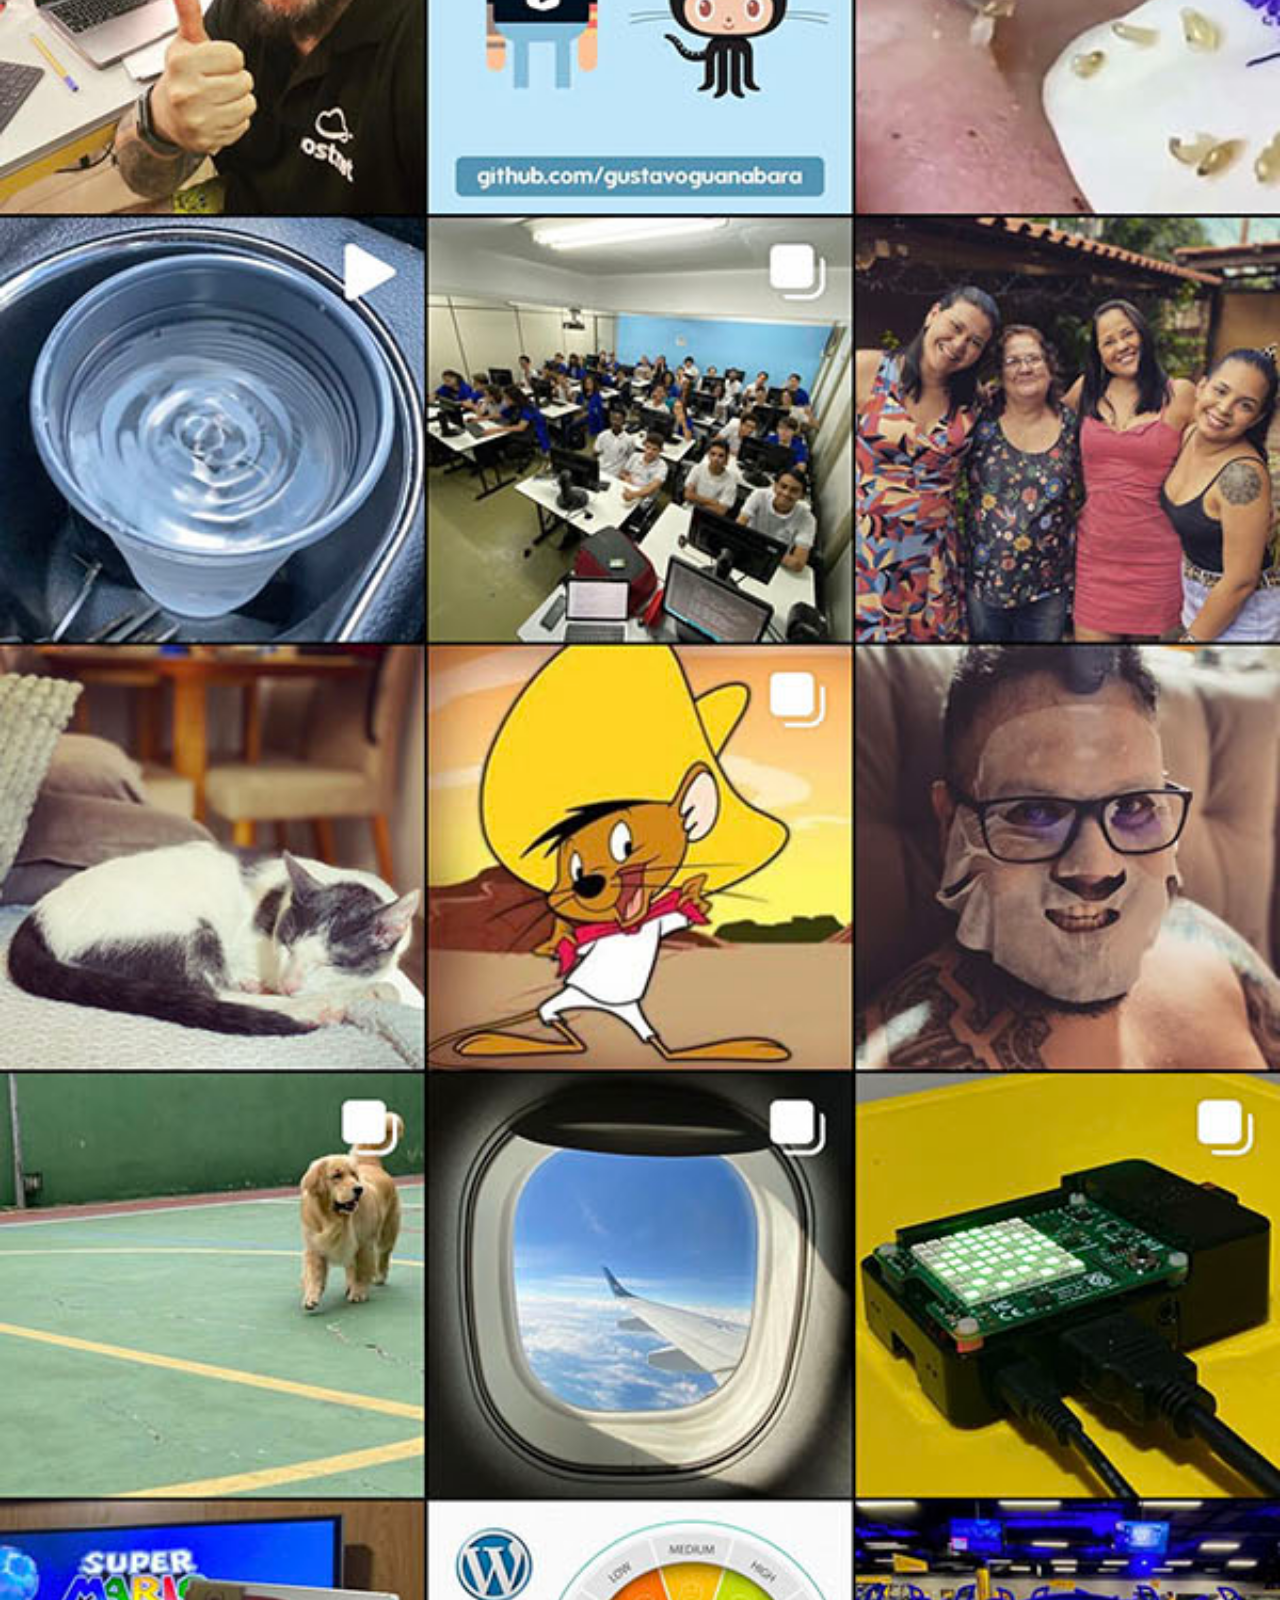
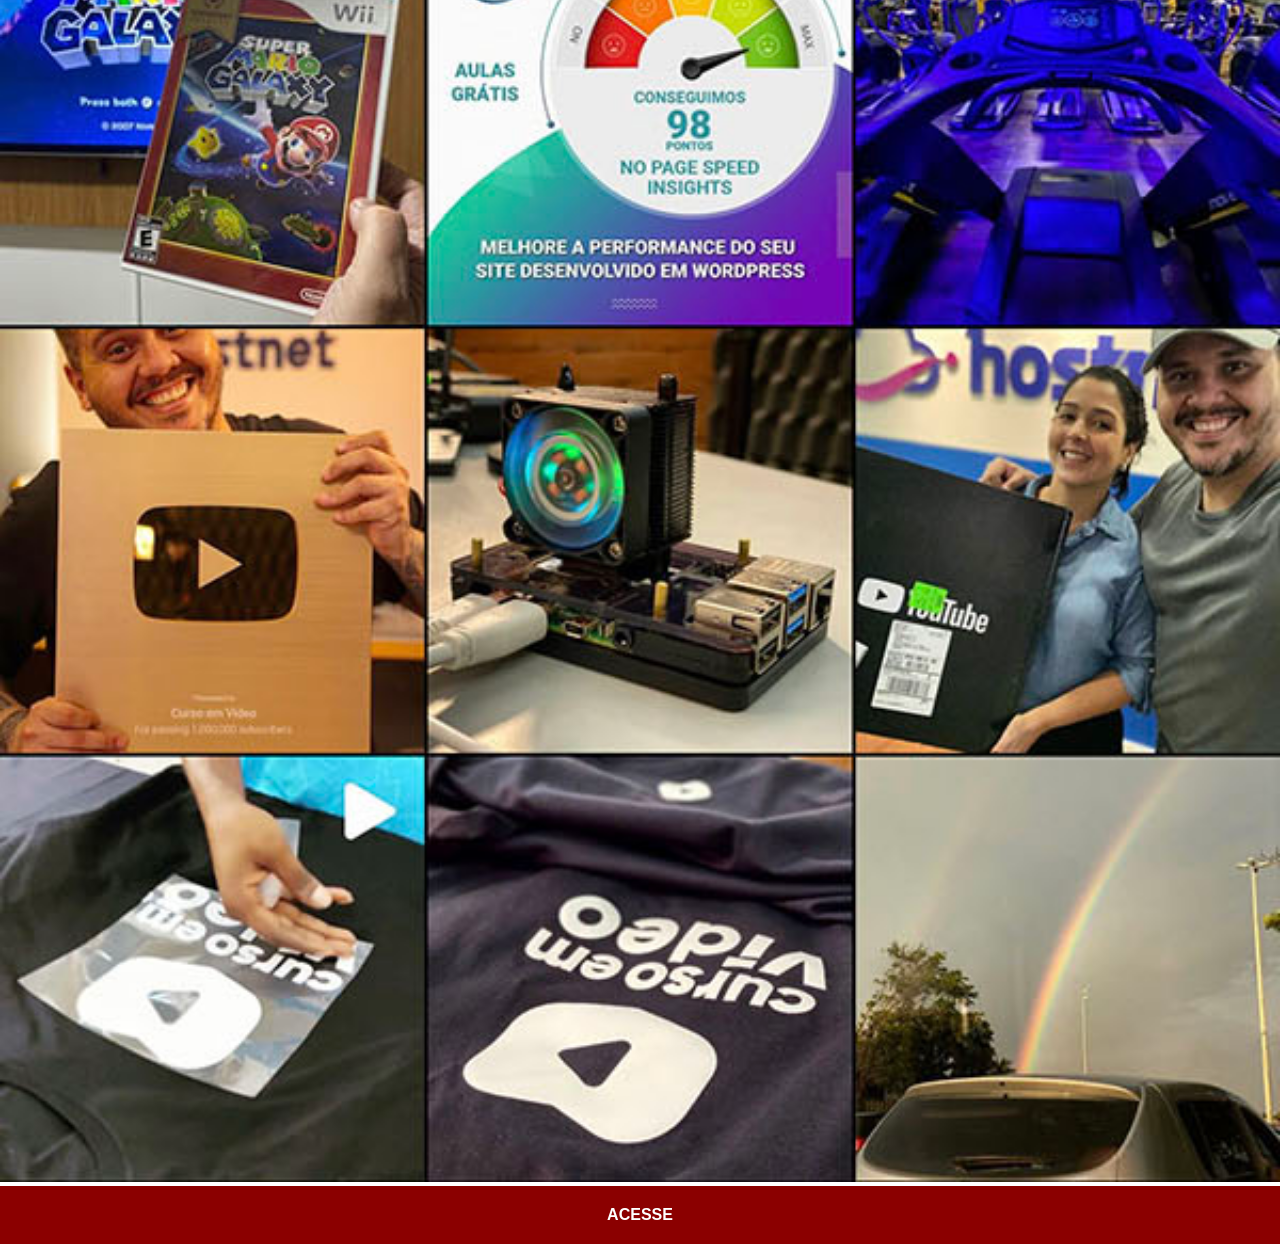
<file: instagram.html>
<!DOCTYPE html>
<html lang="pt-br">
<head>
    <meta charset="UTF-8">
    <meta name="viewport" content="width=device-width, initial-scale=1.0">
    <title>Instagram</title>
    <link rel="stylesheet" href="estilos/config-social.css">
</head>
<body>
    <img src="imagens/tela-instagram.jpg" alt="Instagram">
    <a href="https://www.instagram.com/gustavoguanabara/" target="_blank">ACESSE</a>
</body>
</html>
</file>
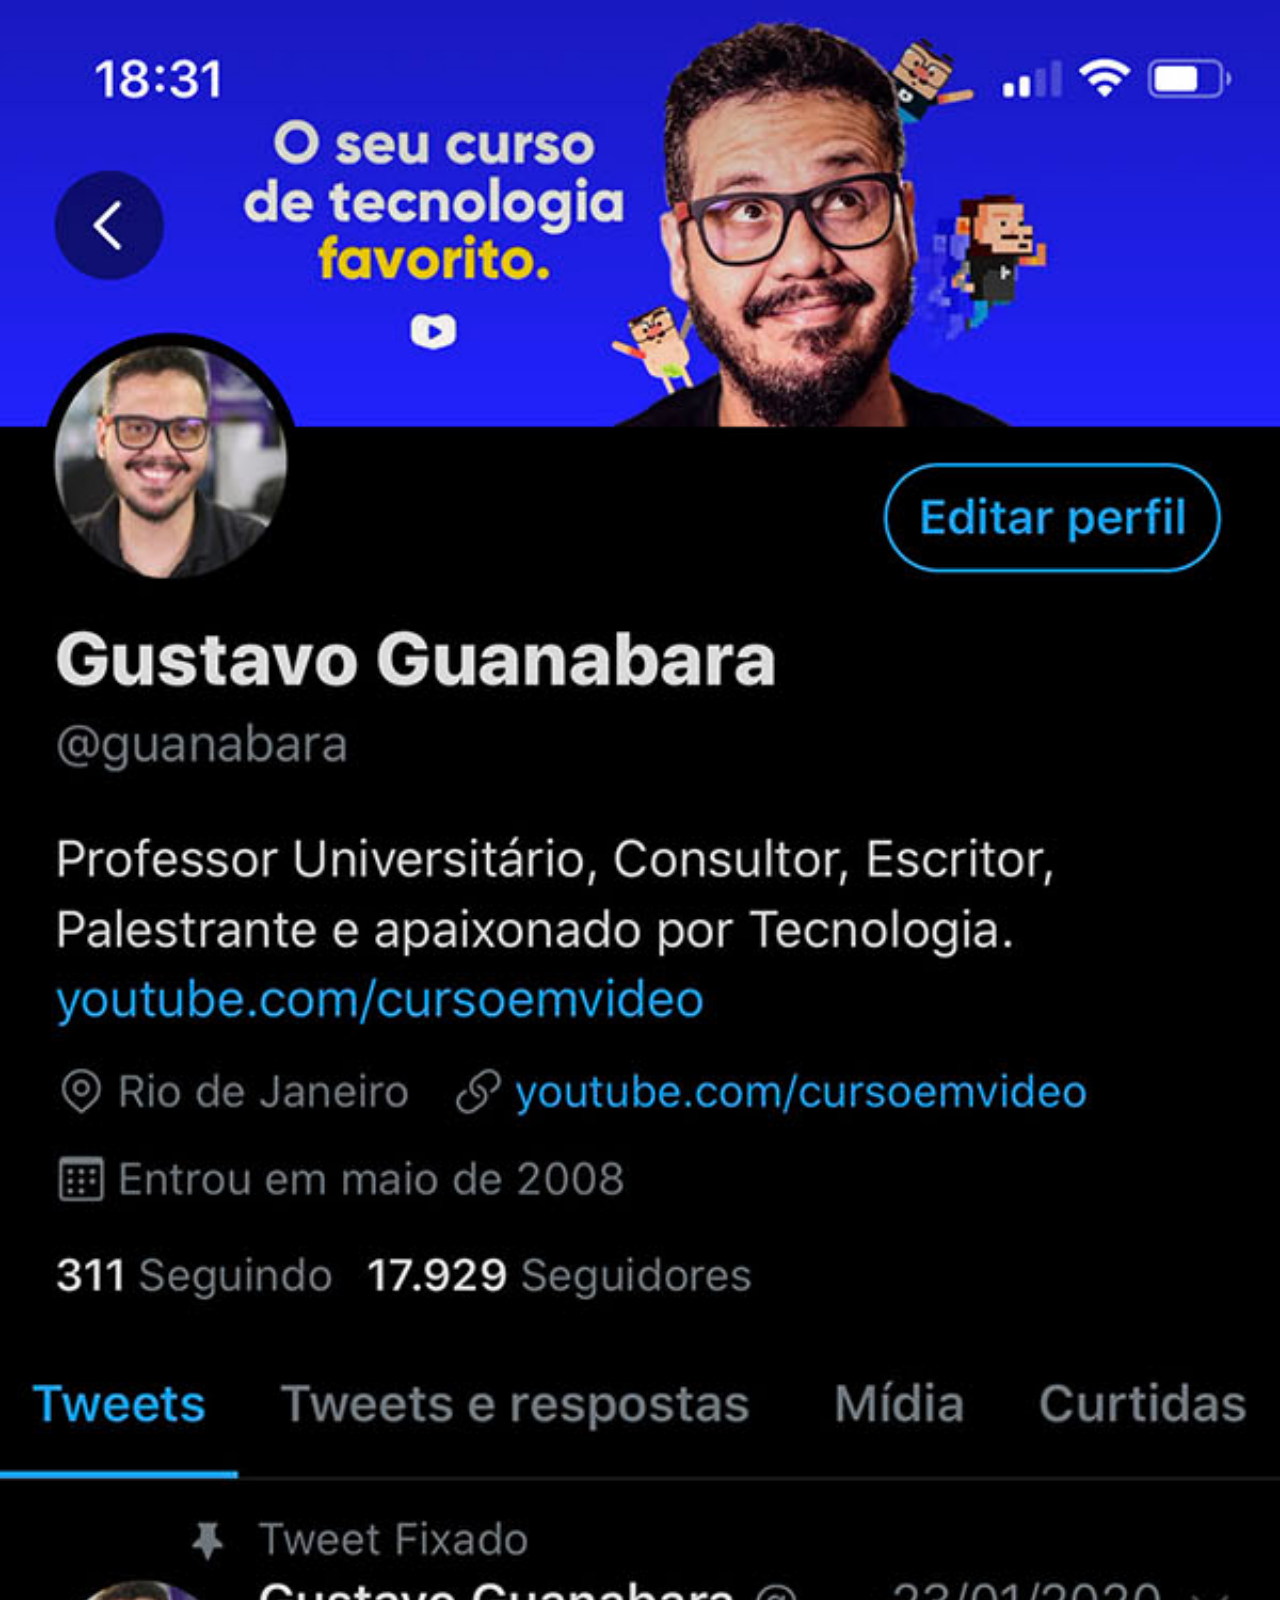
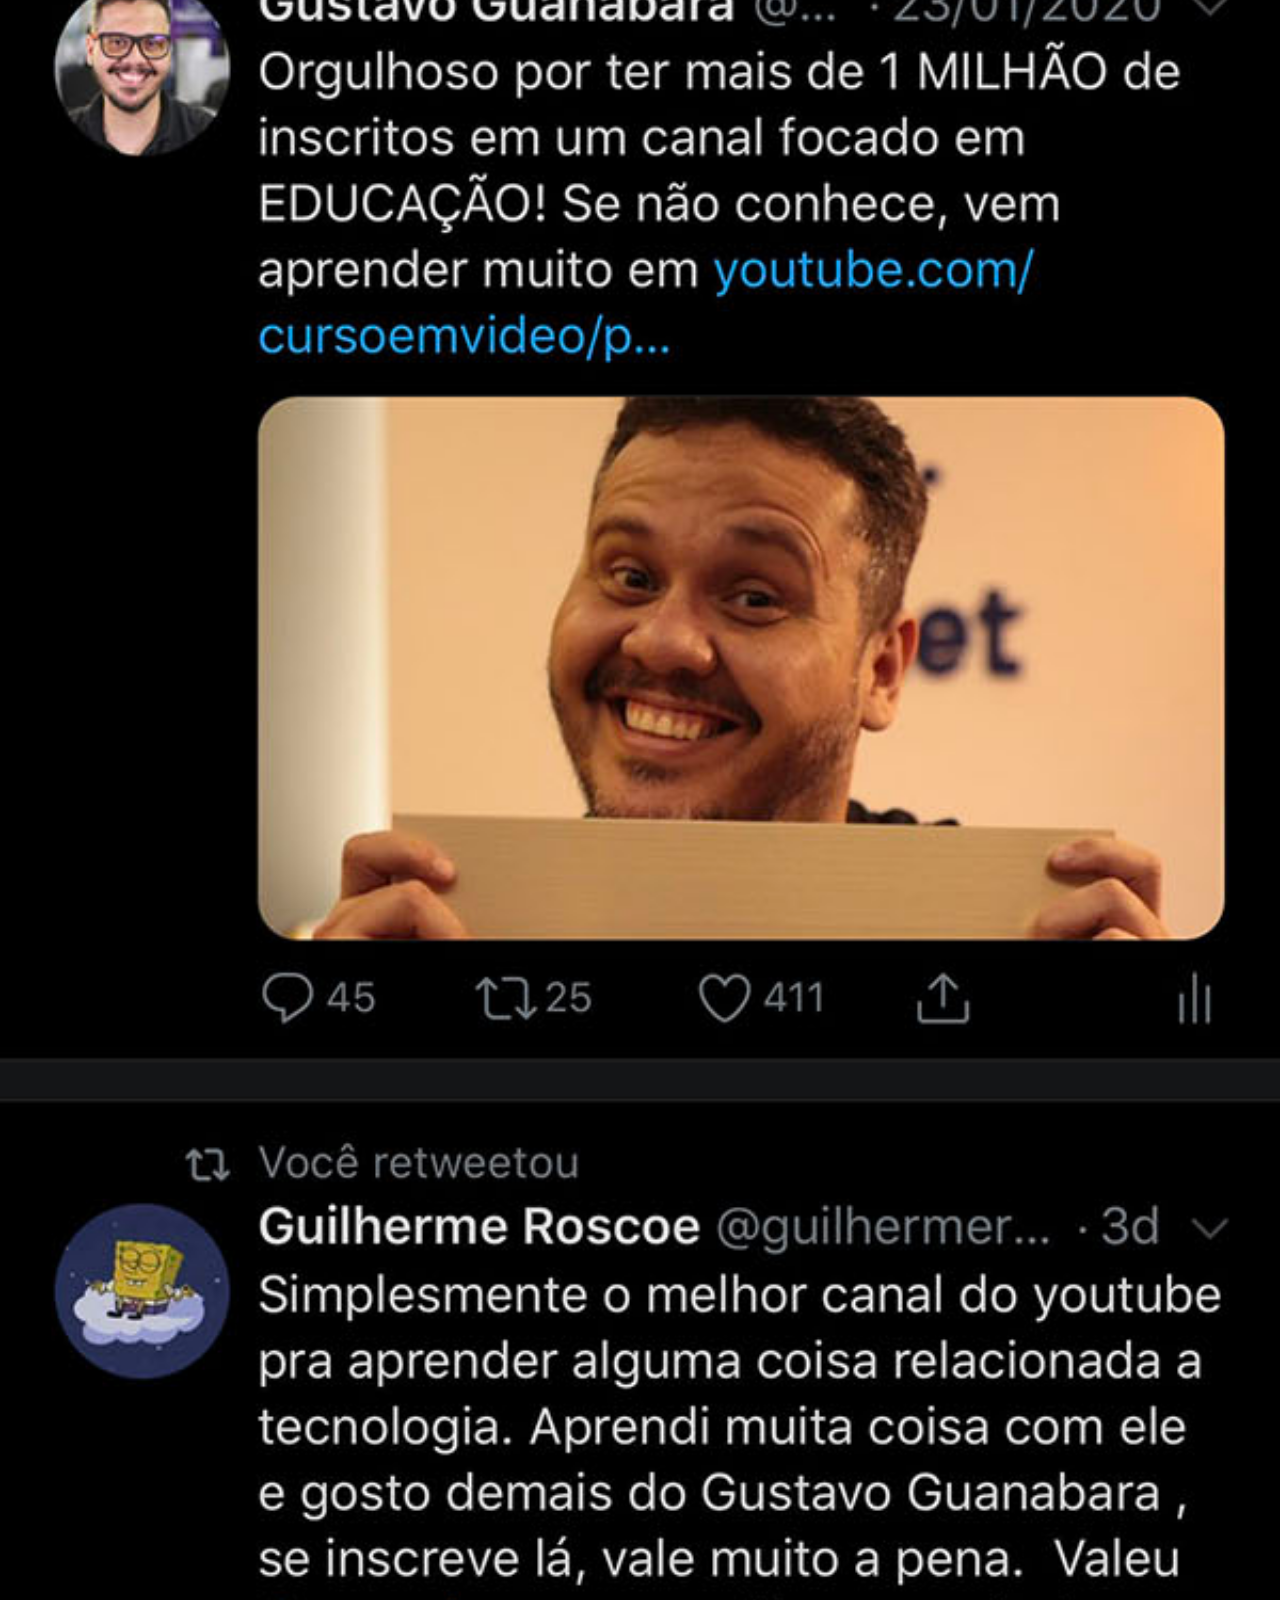
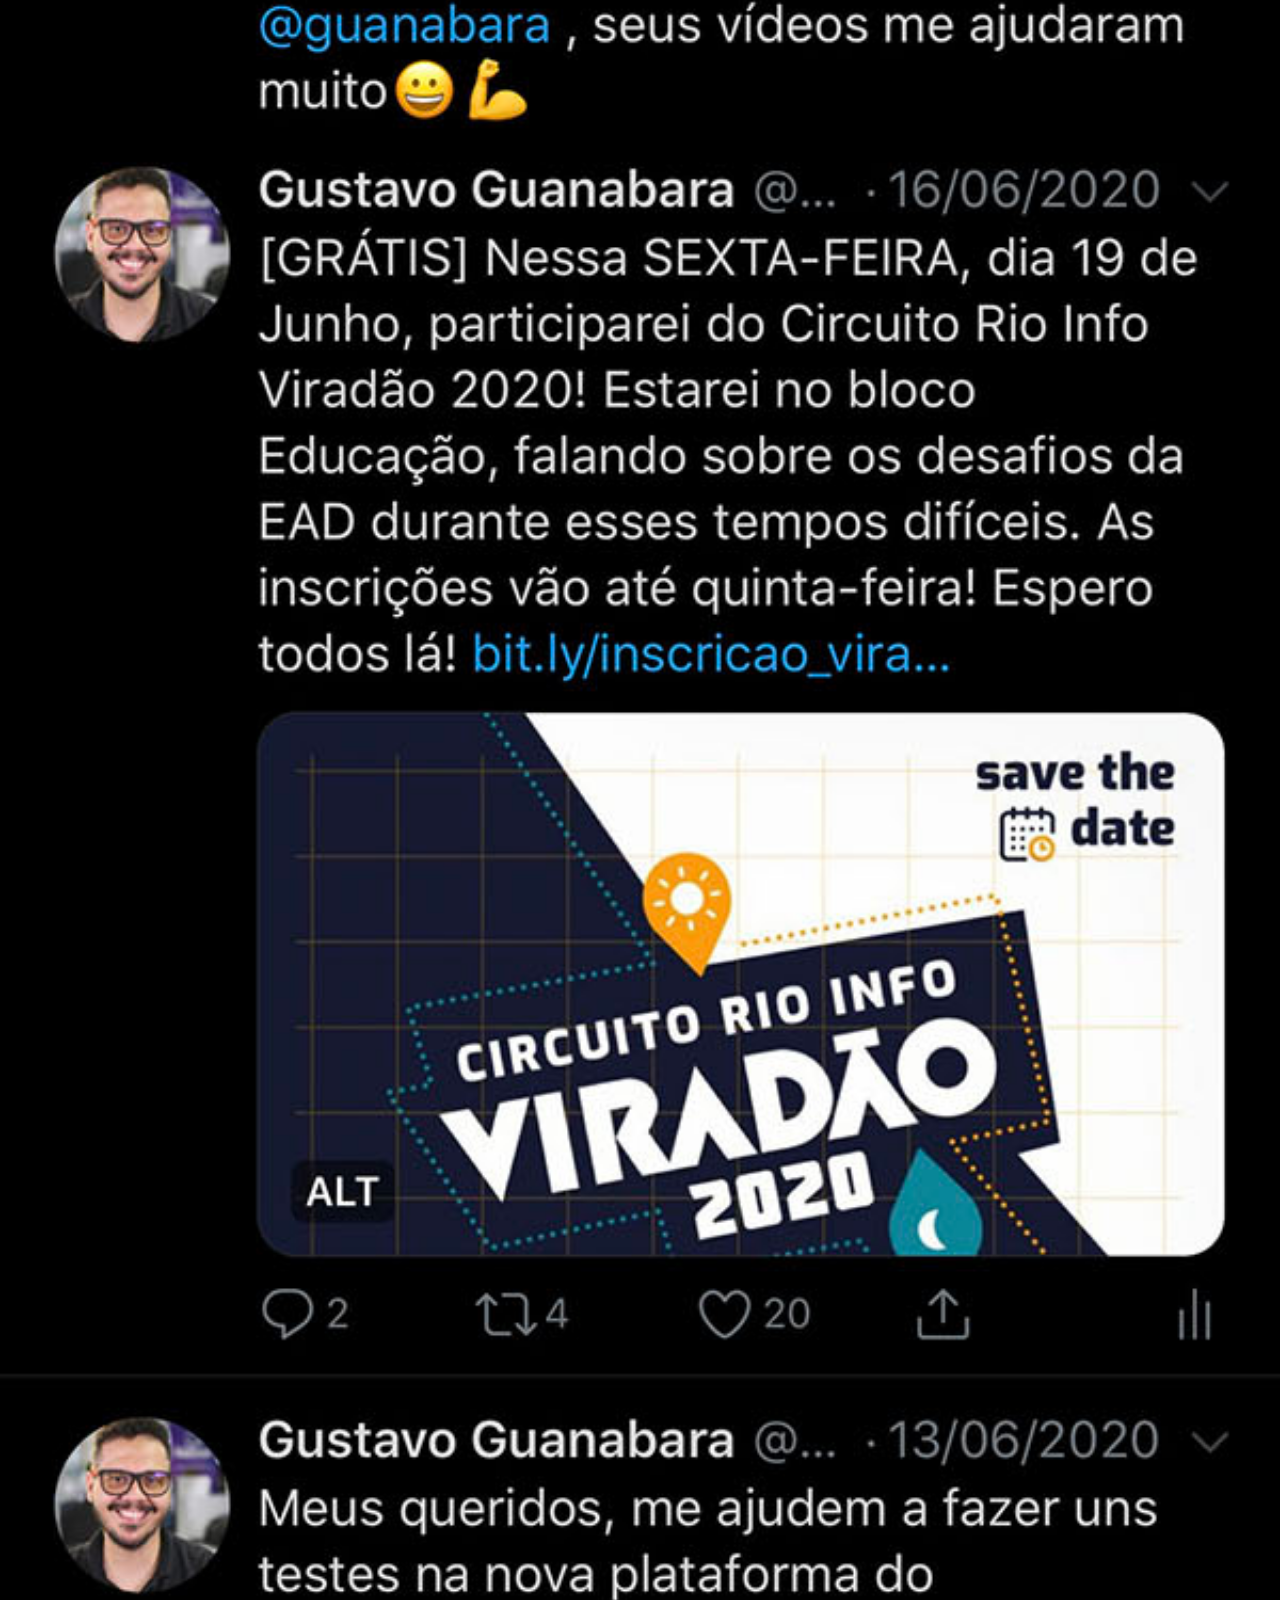
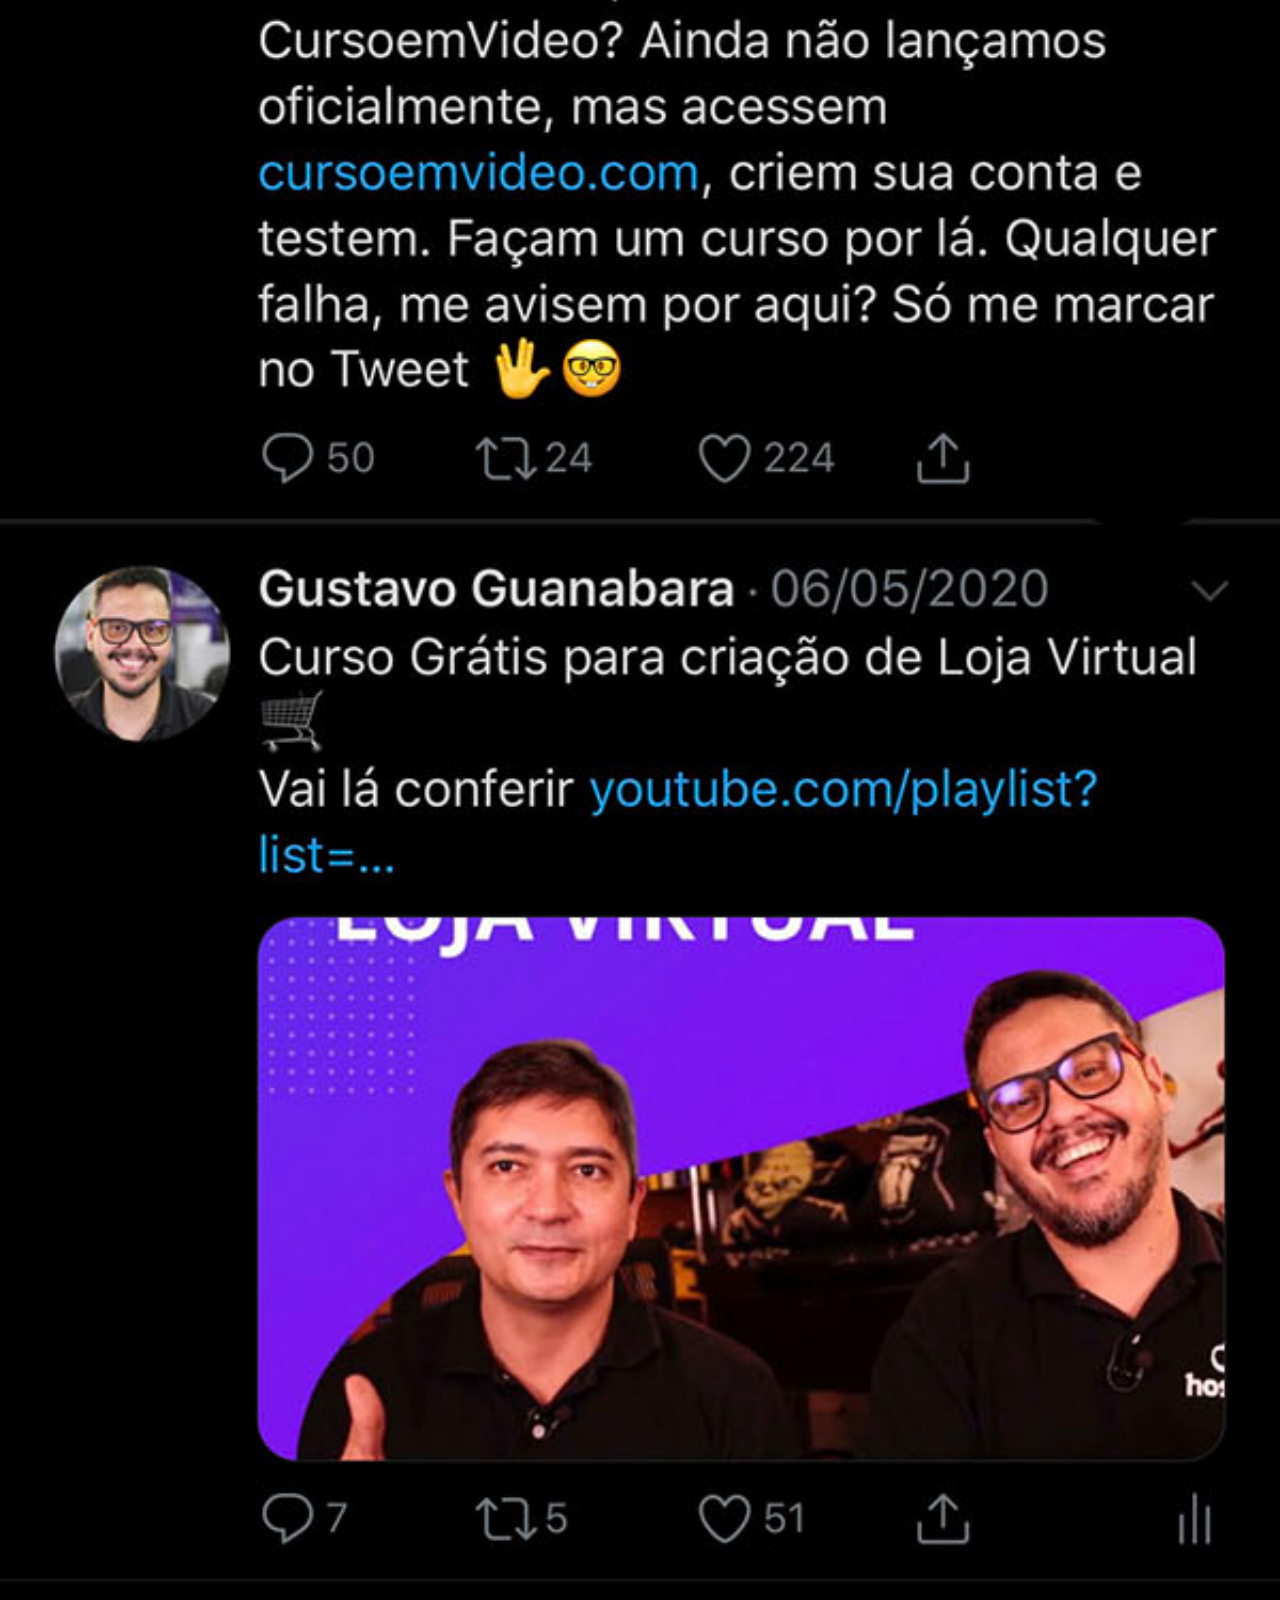
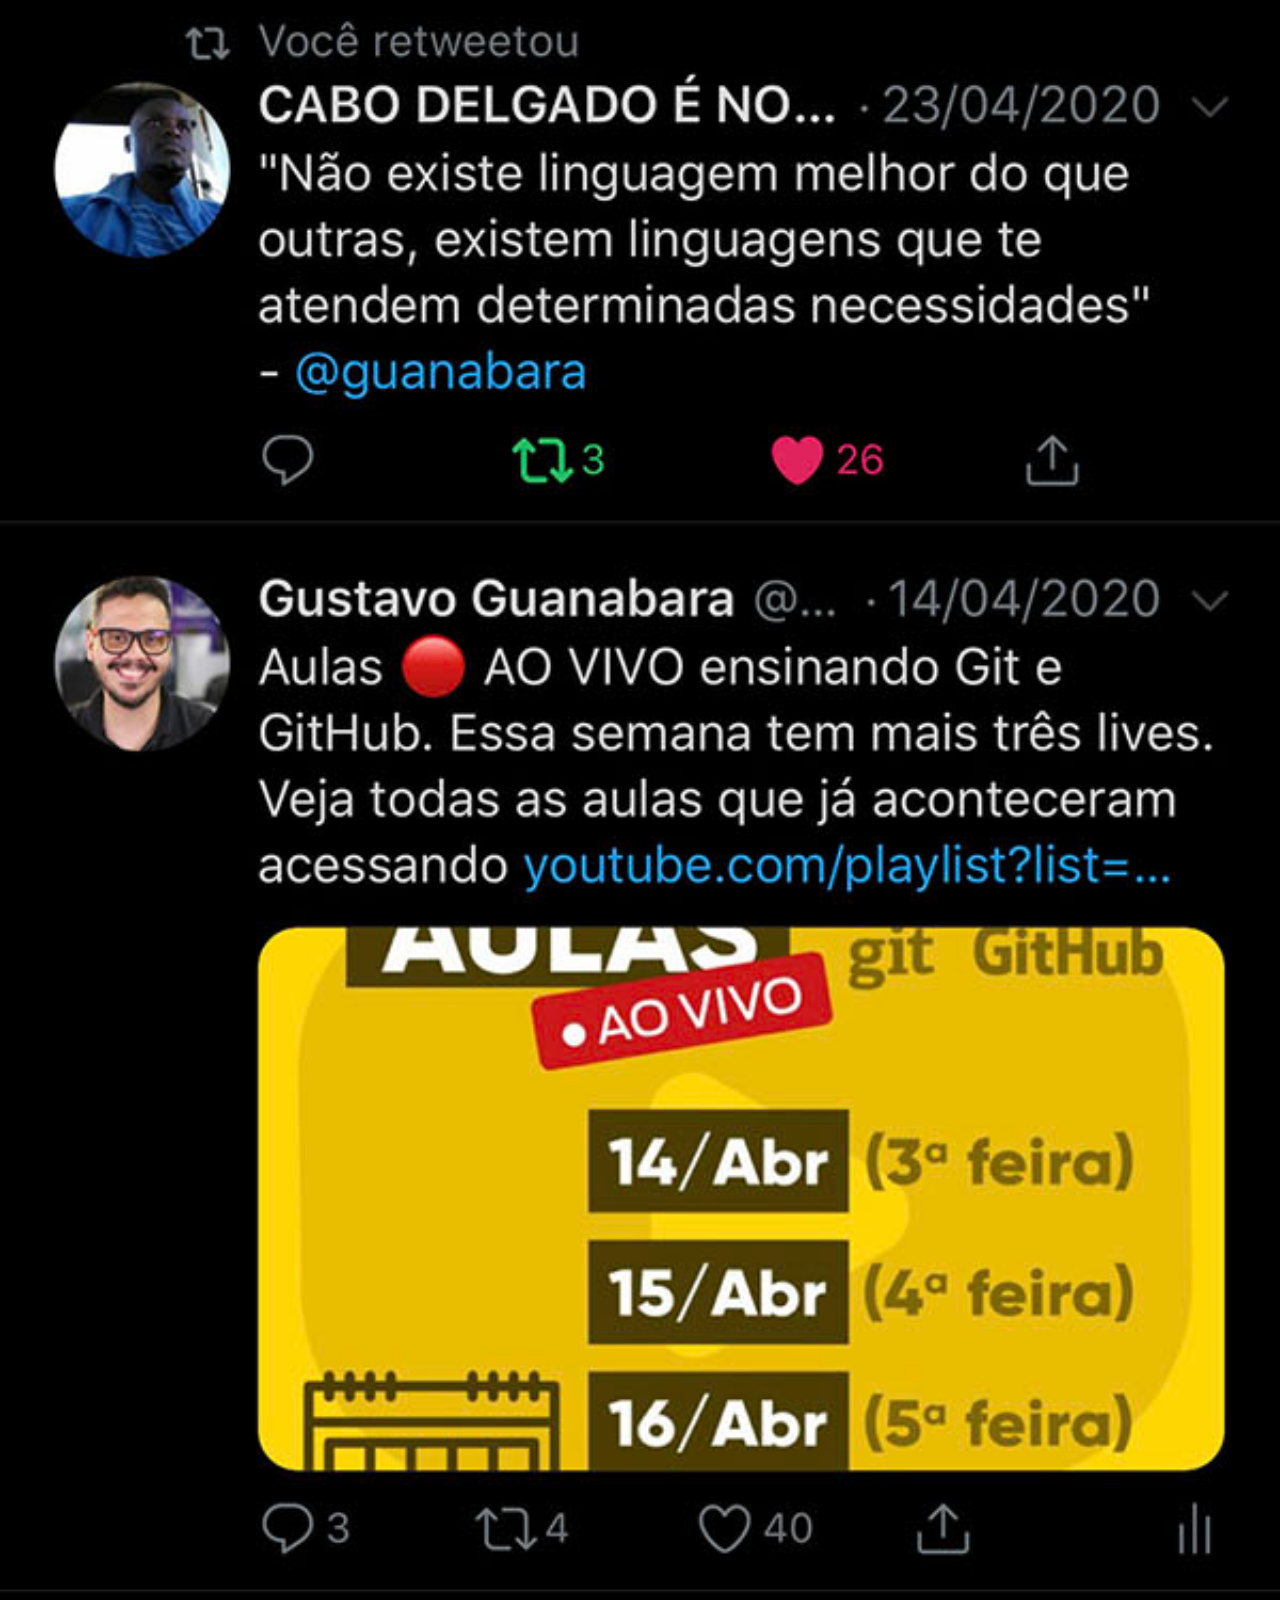
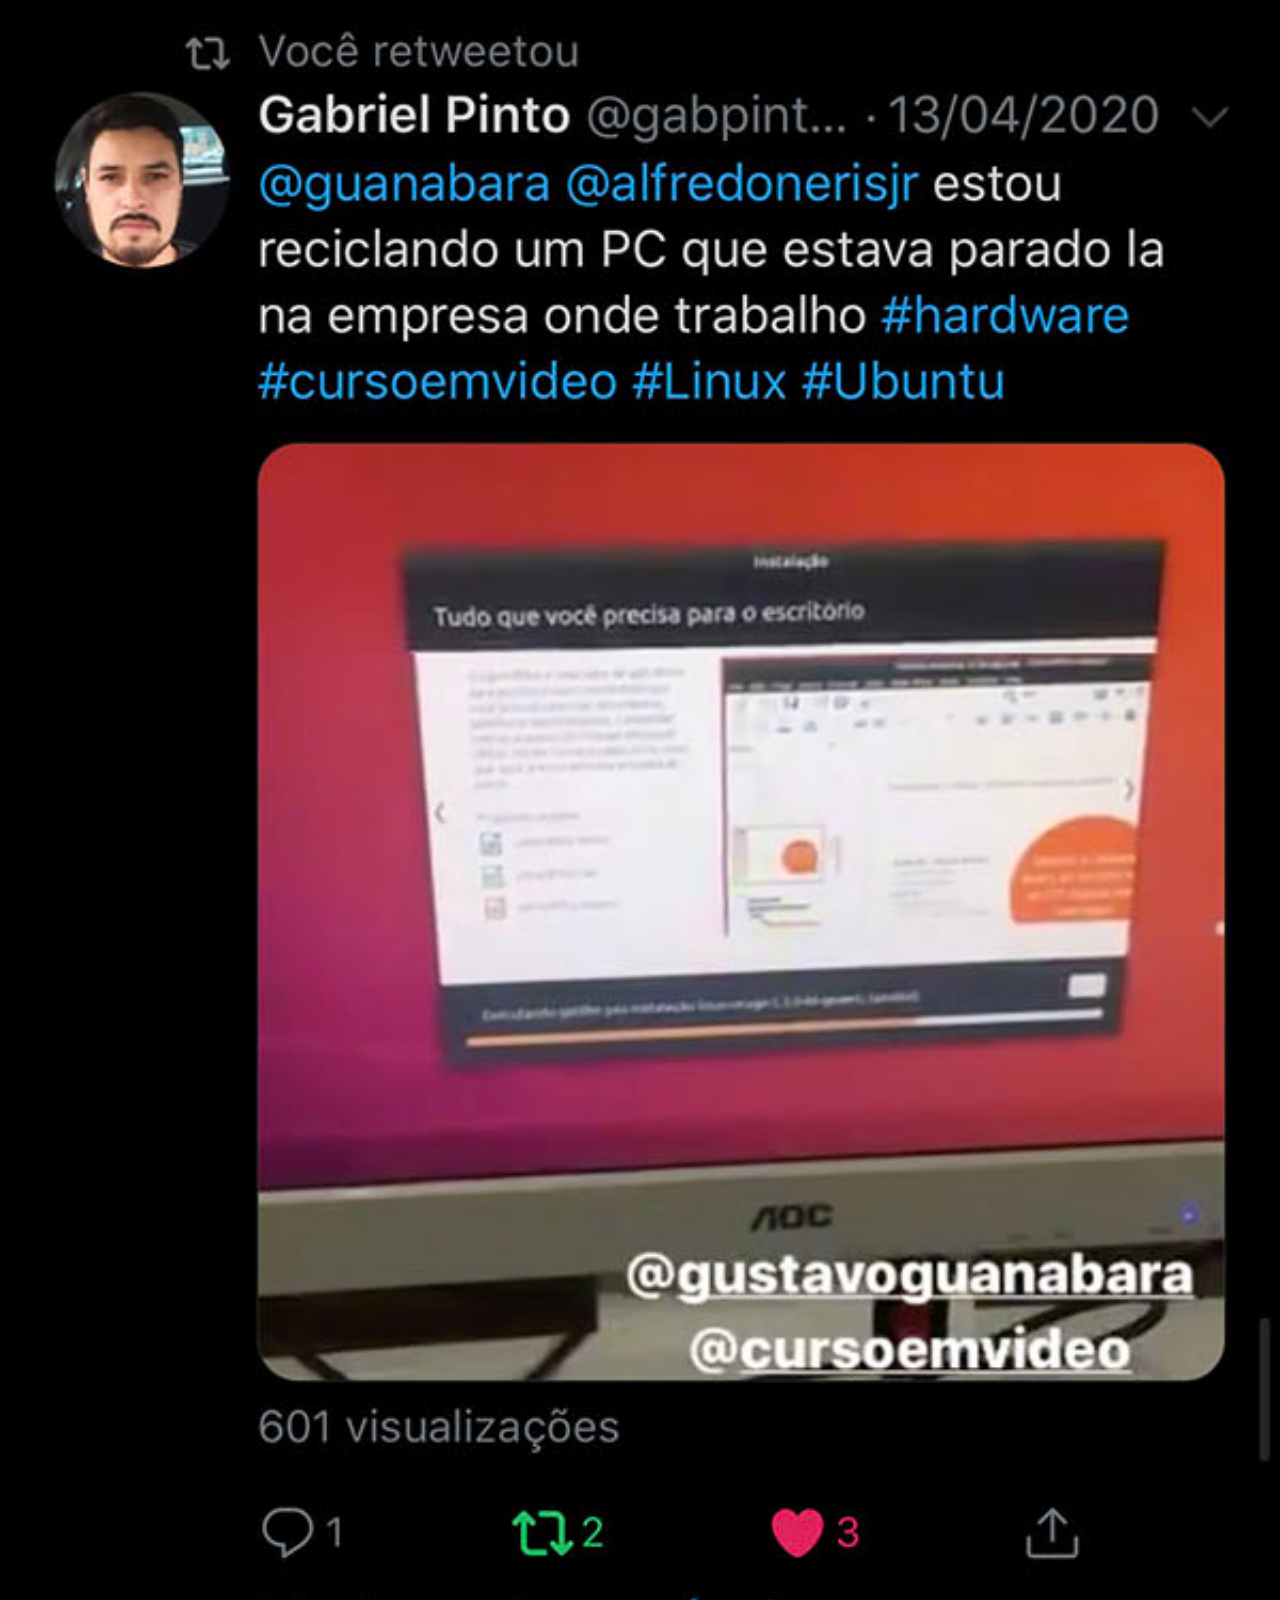
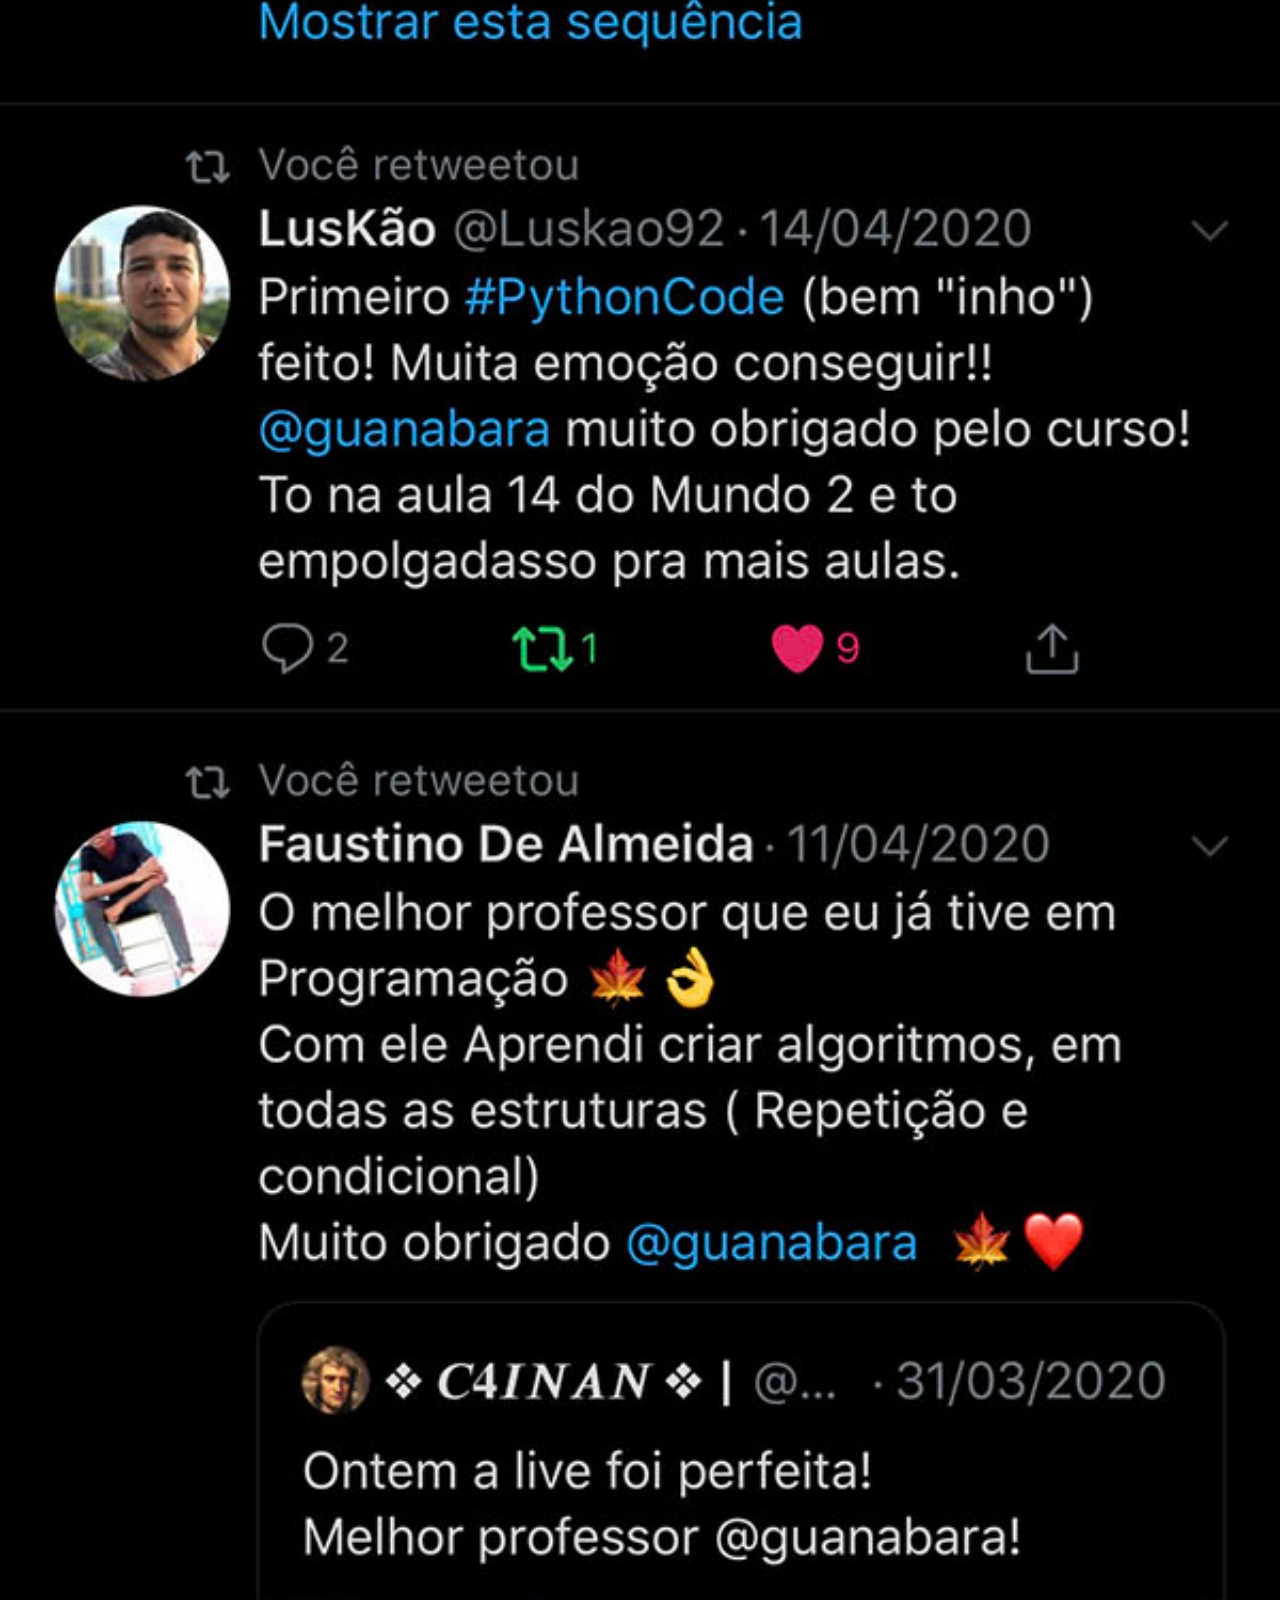
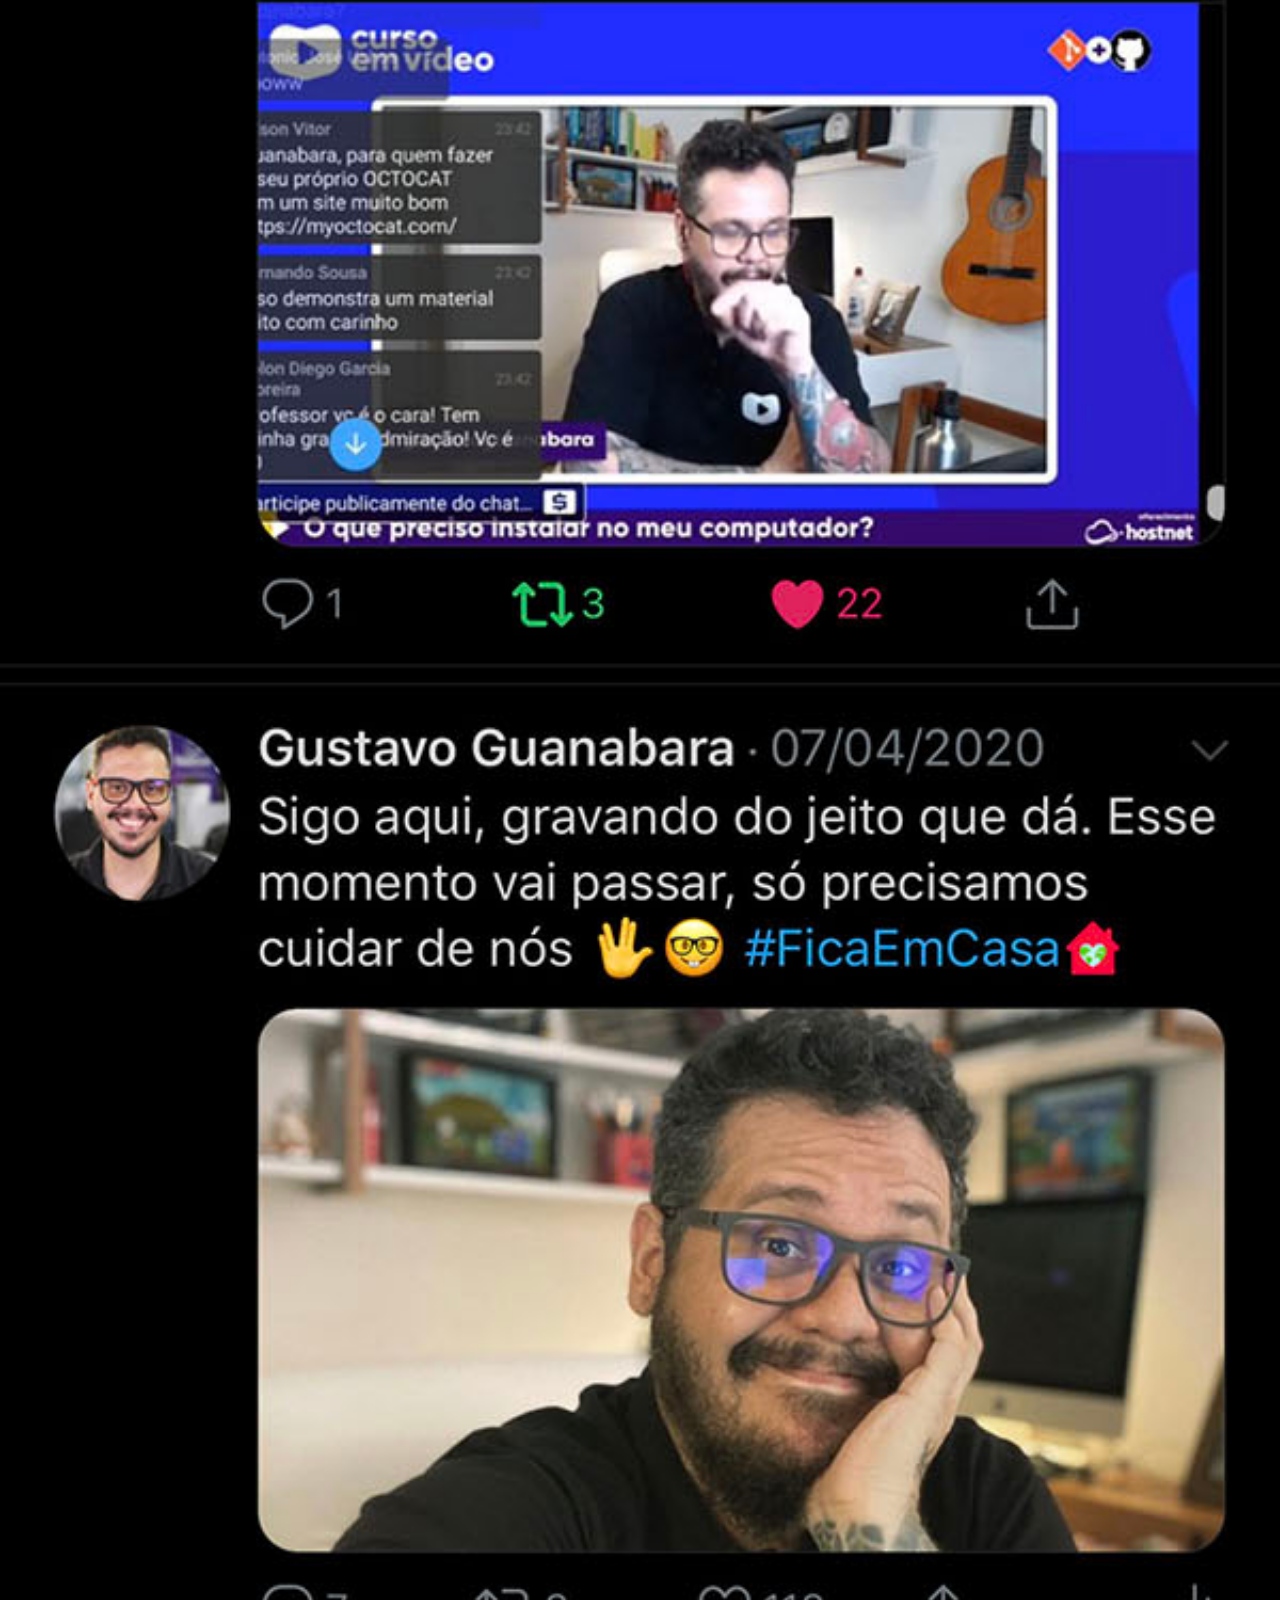
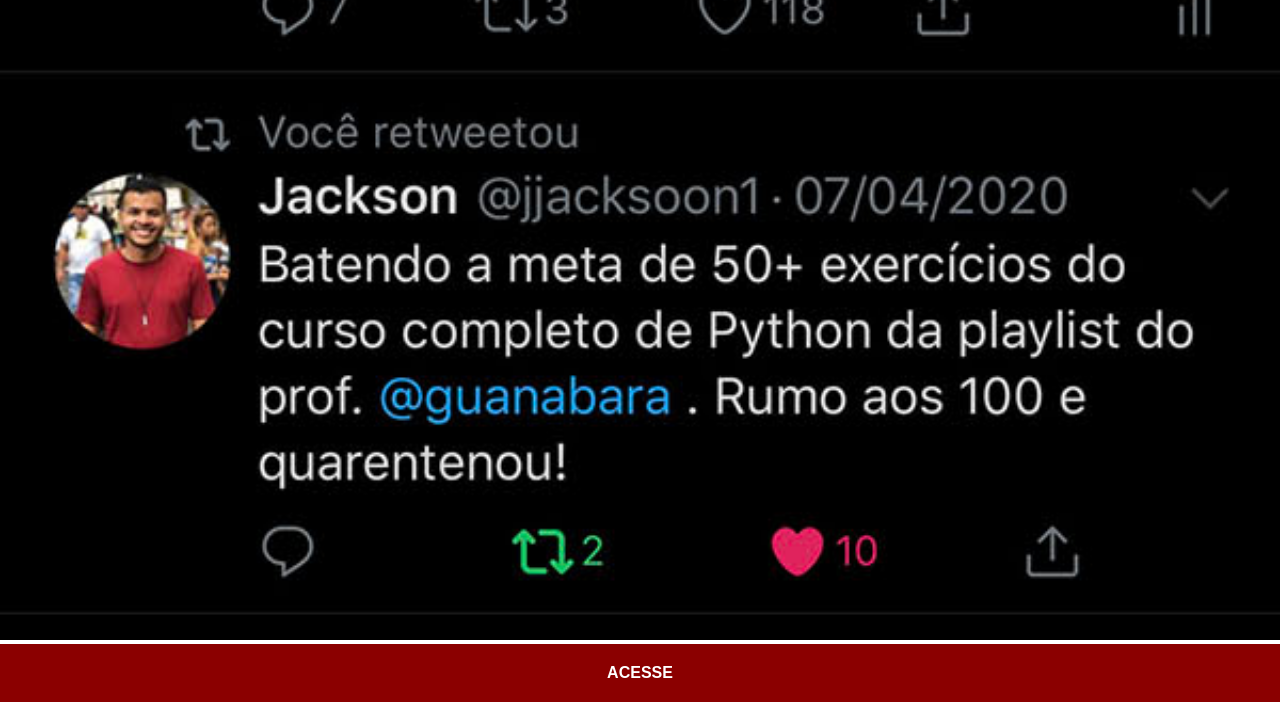
<file: twitter.html>
<!DOCTYPE html>
<html lang="pt-br">
<head>
    <meta charset="UTF-8">
    <meta name="viewport" content="width=device-width, initial-scale=1.0">
    <title>Twitter</title>
    <link rel="stylesheet" href="estilos/config-social.css">
</head>
<body>
    <img src="imagens/tela-twitter.jpg" alt="Twitter">
    <a href="https://www.twitter.com/guanabara/" target="_blank">ACESSE</a>
</body>
</html>
</file>
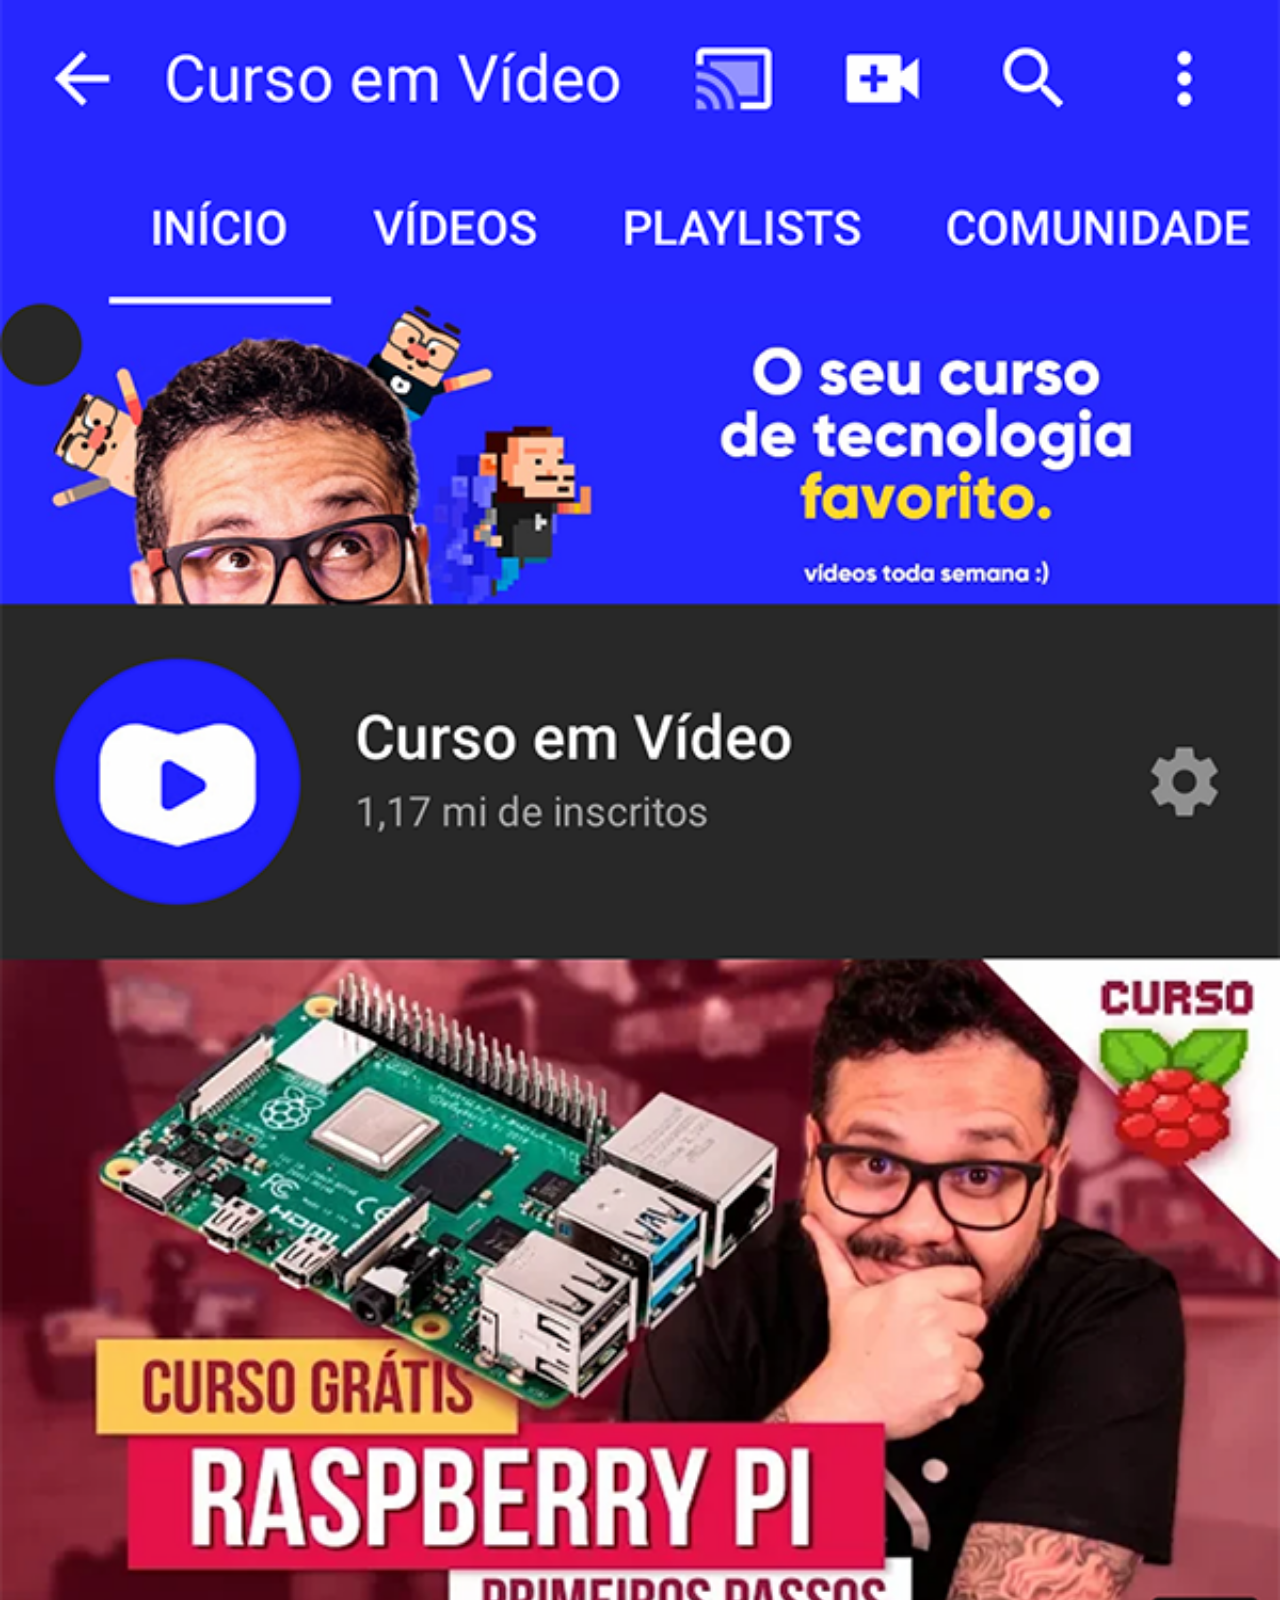
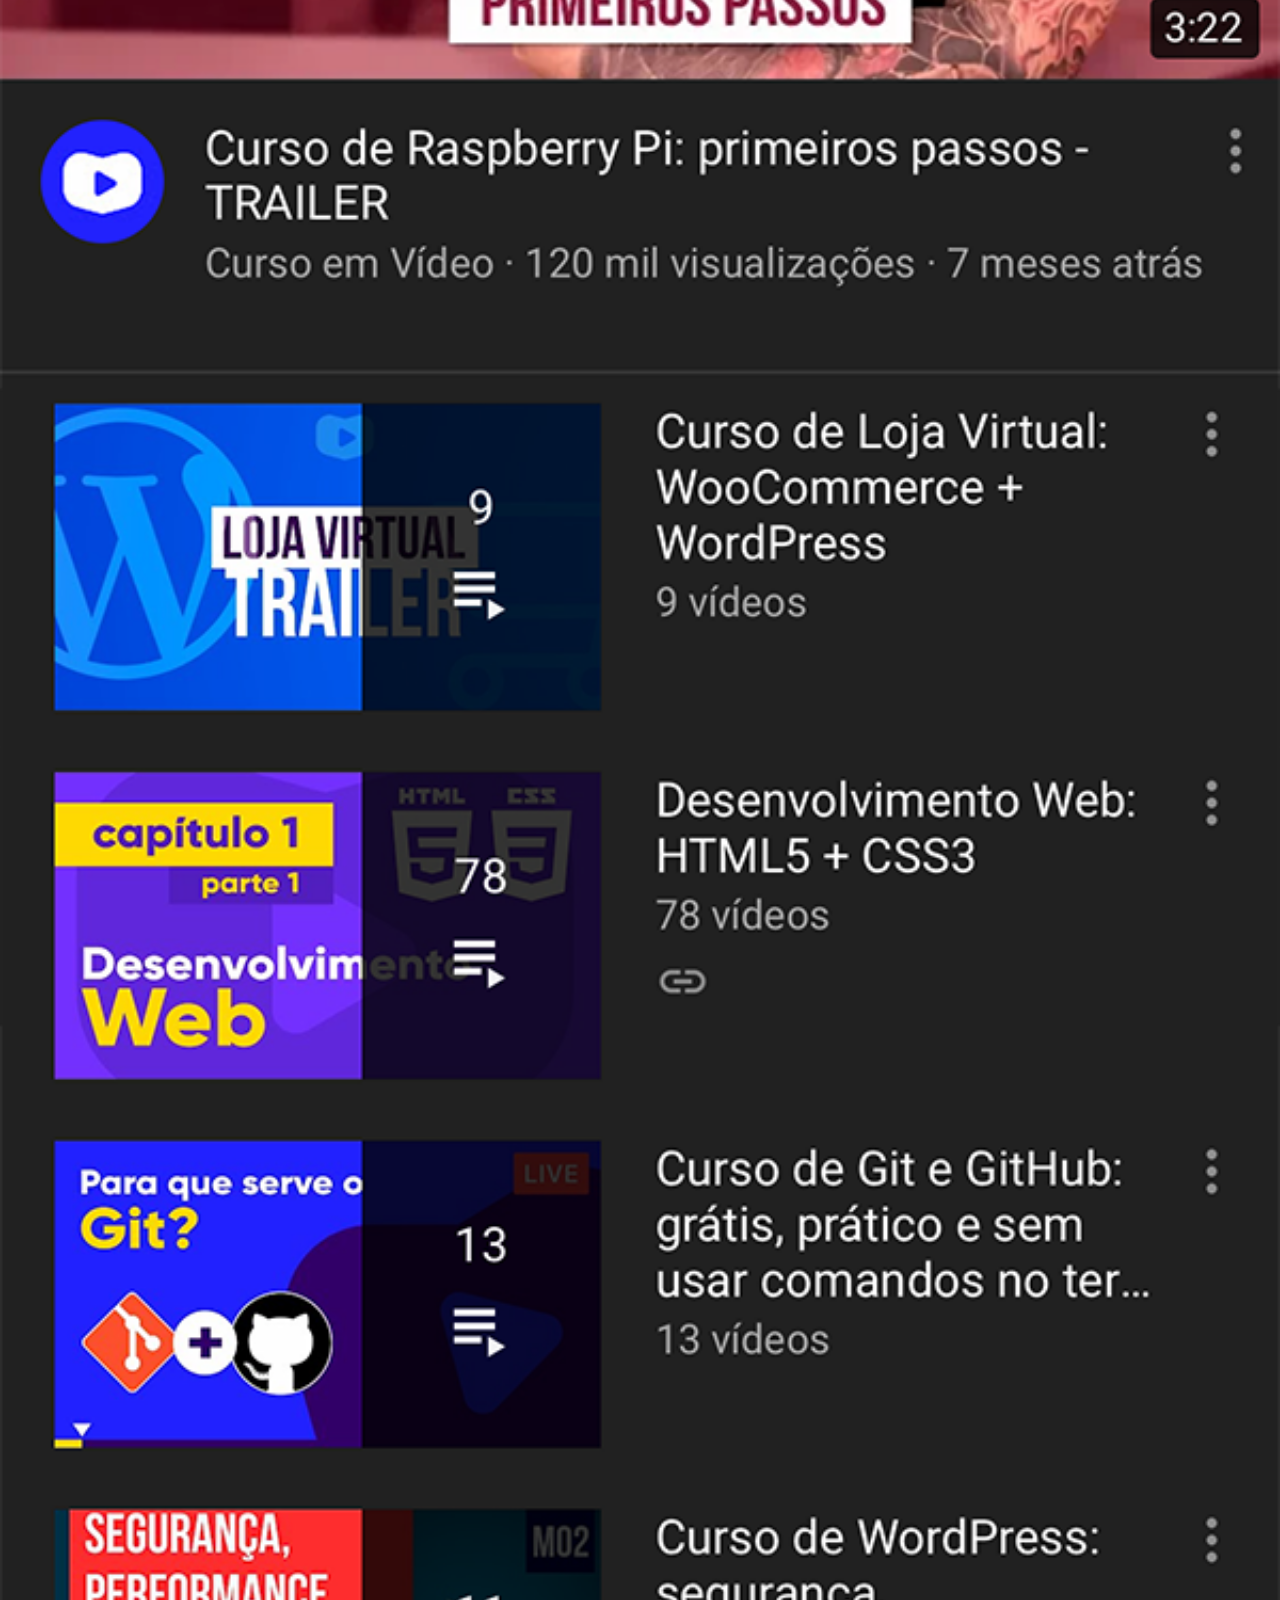
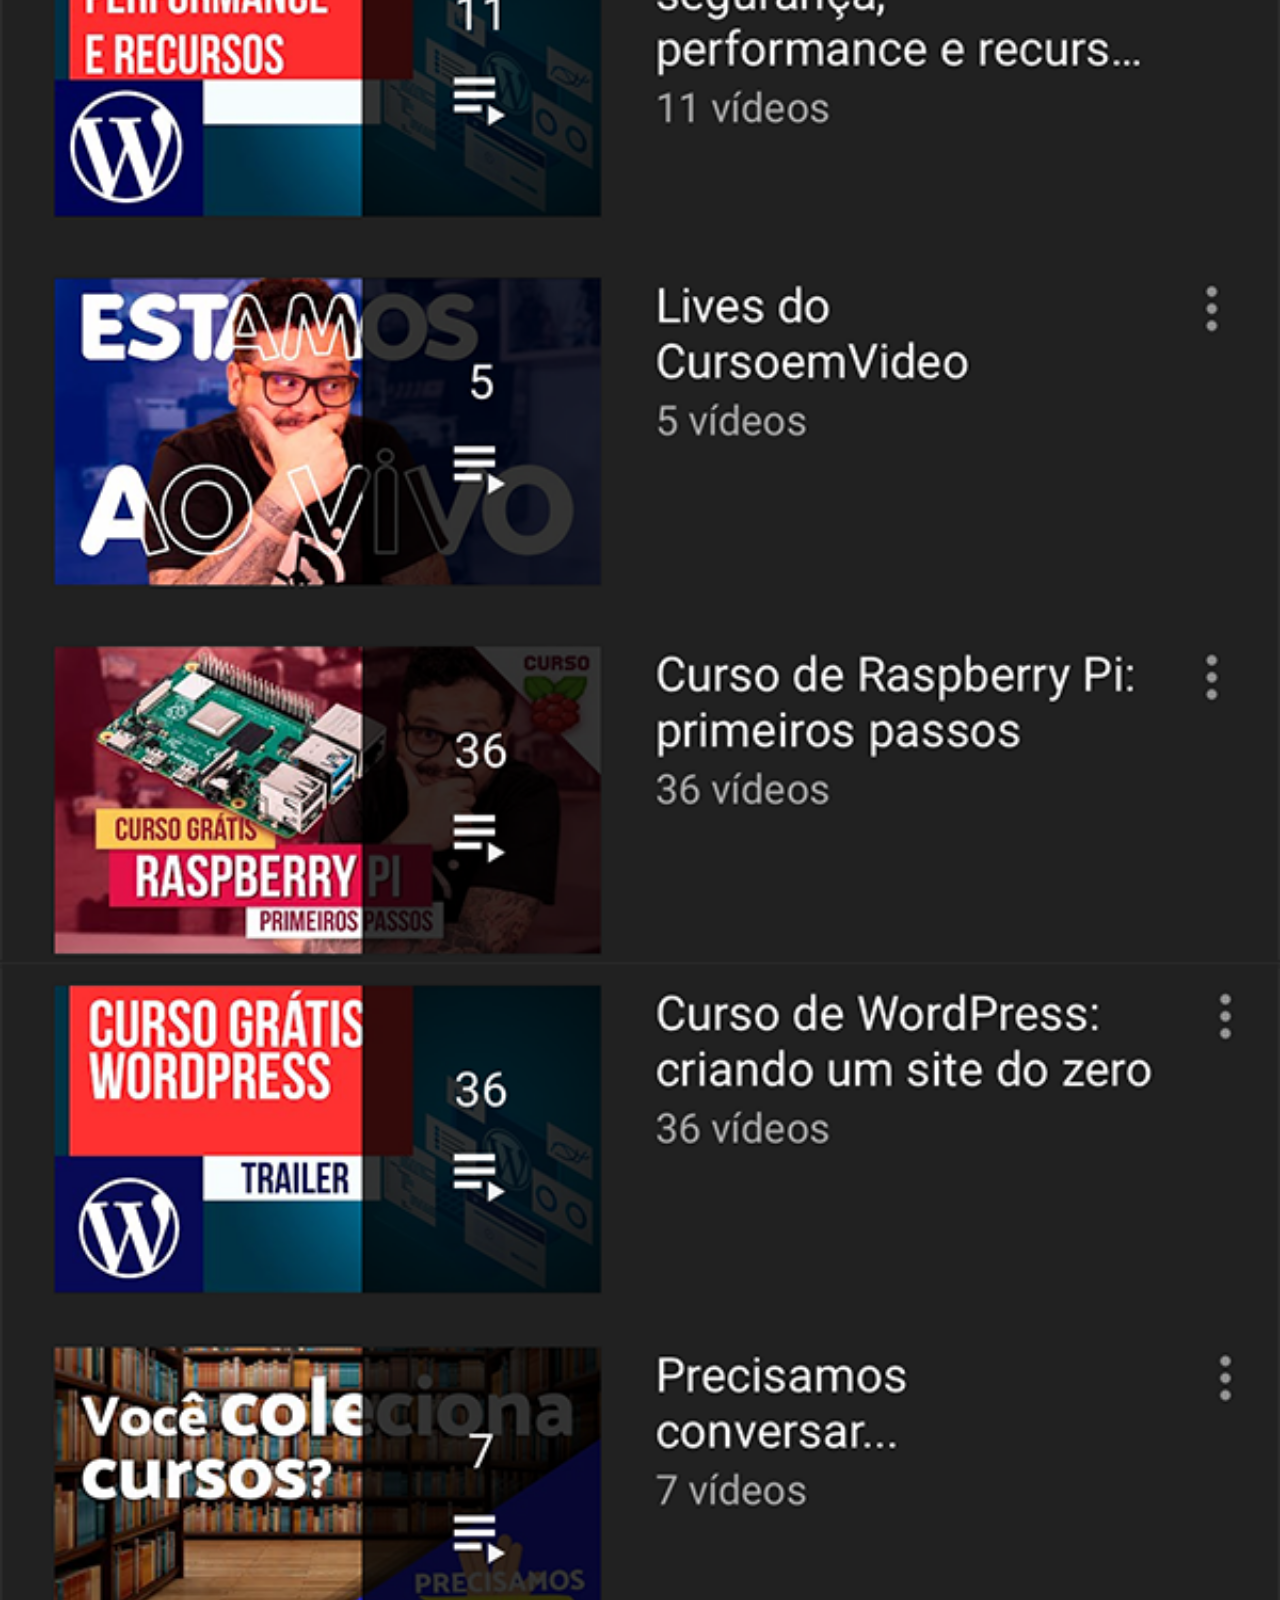
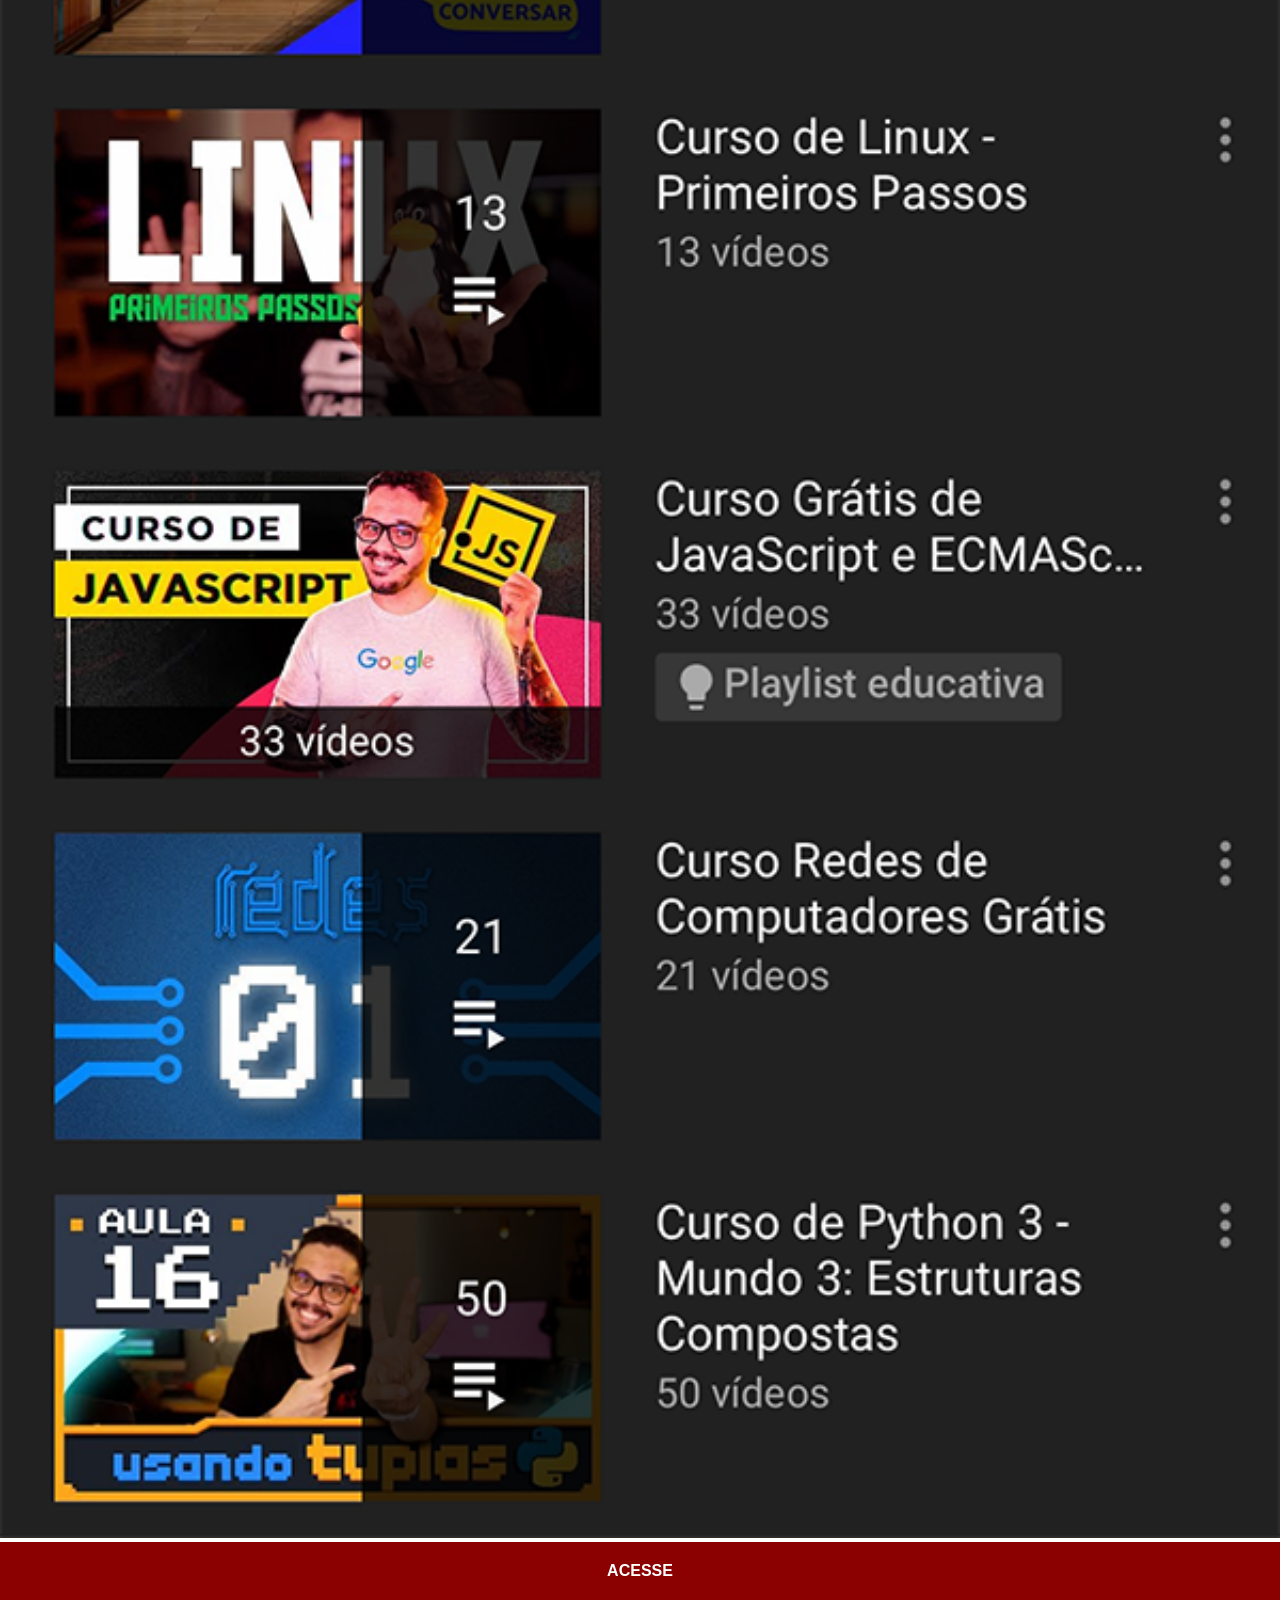
<file: youtube.html>
<!DOCTYPE html>
<html lang="pt-br">
<head>
    <meta charset="UTF-8">
    <meta name="viewport" content="width=device-width, initial-scale=1.0">
    <title>Youtube</title>
    <link rel="stylesheet" href="estilos/config-social.css">
</head>
<body>
    <img src="imagens/tela-youtube.png" alt="youtube">

   
    <a href="https://www.youtube.com/user/cursosemvideo/playlists" target="_blank">ACESSE</a>
    
</body>
</html>
</file>
<file: estilos/style.css>
@charset "UTF-8";
    *{
        padding: 0px;
        margin: 0px;
        font-family: Arial, Helvetica, sans-serif
    }
    

    body, html{
        height: 100vh;
        width: 100vw;
        background-color: black;
    }
    body{
        background: black url(../imagens/fundo-madeira.jpg) center center / cover no-repeat fixed;
    }
    main{
        position: relative;
        height: 100vh;
        
    }
    #telefone{
        position: absolute;
        top: 50%;
        left: 50%;
        transform: translate(-50%, -50%);
        

        width: 311px;
        height: 627px;
        background:  url(../imagens/frame-iphone.png) center center / cover no-repeat fixed;
    }
    
    #tela {
    position: relative;
    top: 80px;
    left: 22px;
    width: 267px;
    height: 471px;
    }
    #redes-sociais{
        text-align: right;
    }
    #redes-sociais img{
        width: 50px;
        margin: 10px;
        border-radius: 50%;
        box-shadow: 2px 2px 5px rgba(0, 0, 0, 0.407);
        box-sizing: border-box;
    }
    #redes-sociais img:hover{
        border: 2px solid white;
        transform: translate(-3px, -3px);
        box-shadow: 5px 5px 10px rgba(0, 0, 0, 0.646);
        transition: transform .5s;
    }
</file>
<file: estilos/config-social.css>
@charset "UTF-8";

* {
    margin: 0px;
    padding: 0px;
    font-family: Arial, Helvetica, sans-serif;
}

::-webkit-scrollbar {
    width: 0px;
    height: 0px;
}

img {
    width: 100vw;
}

a {
    display: block;
    background-color: darkred;
    color: white;
    padding: 20px;
    text-align: center;
    font-weight: bolder;
    text-decoration: none;
}

a:hover {
    background-color: red;
}
</file>
